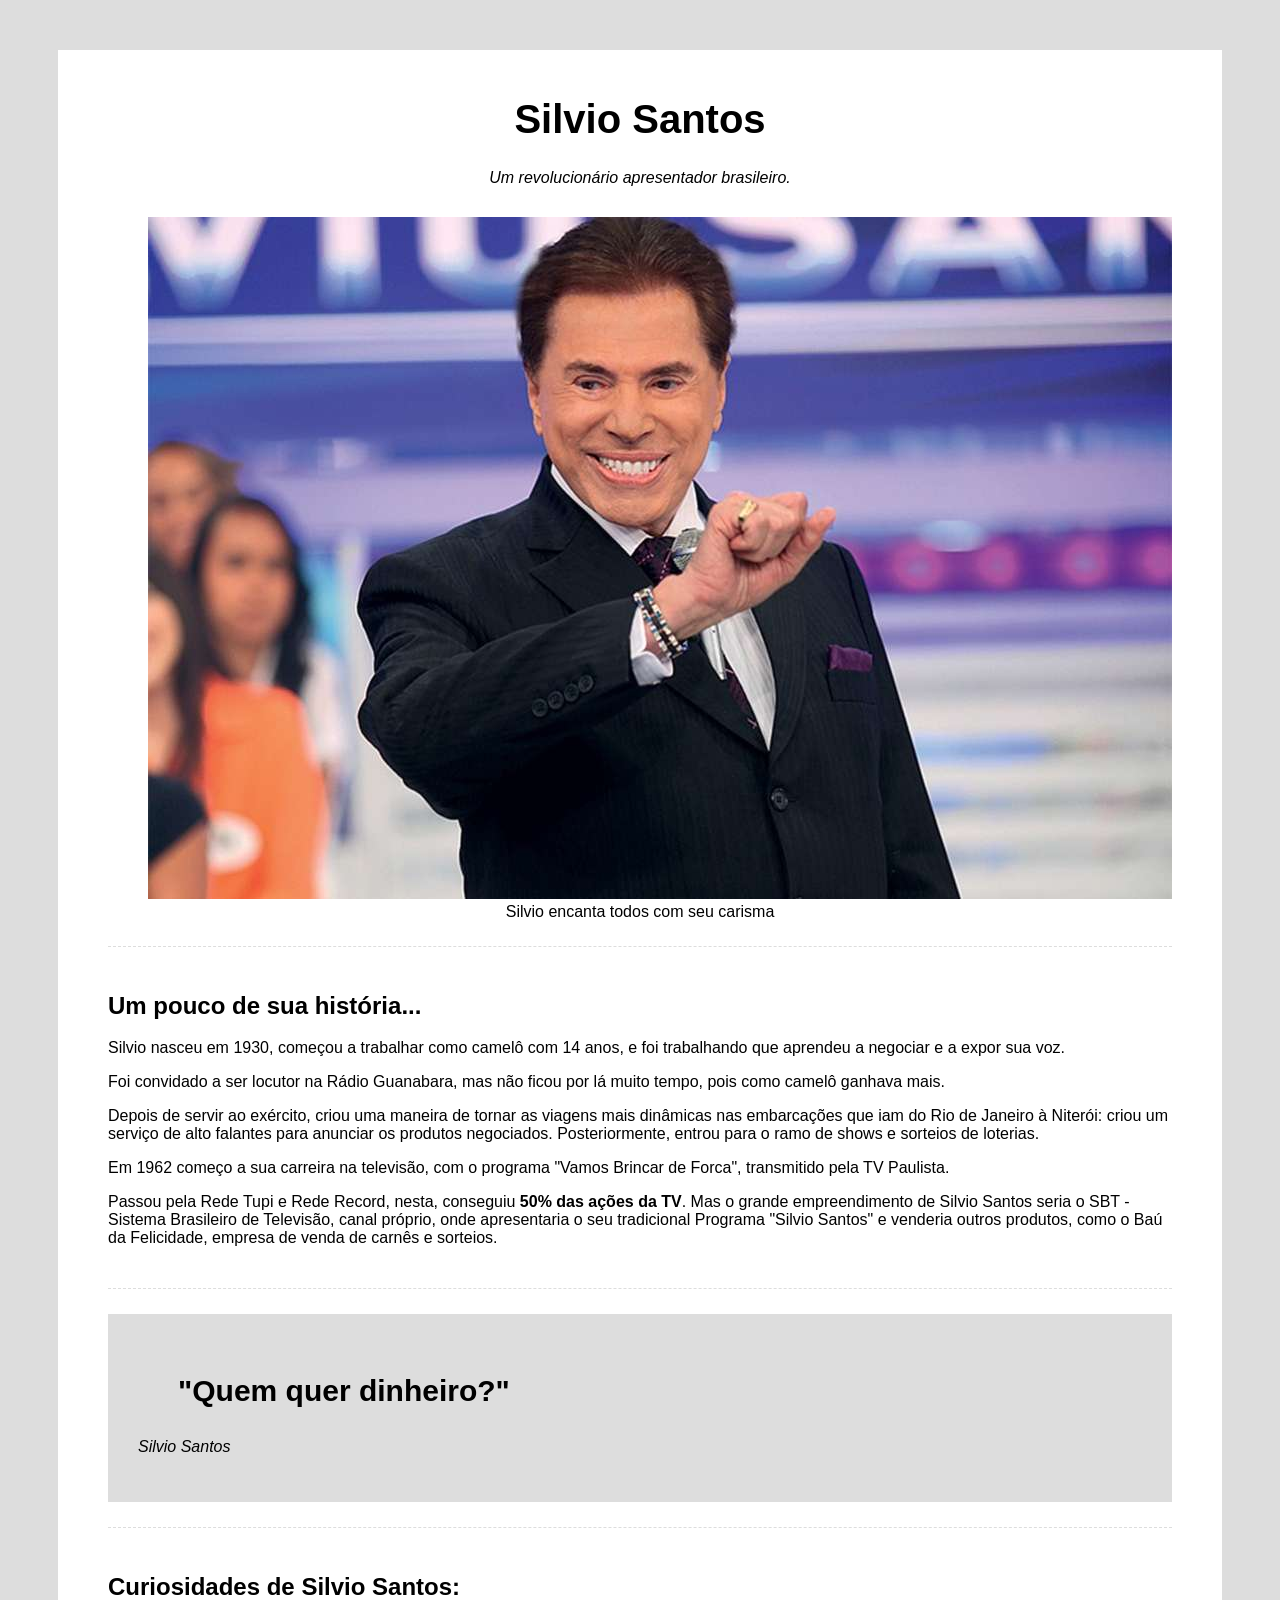
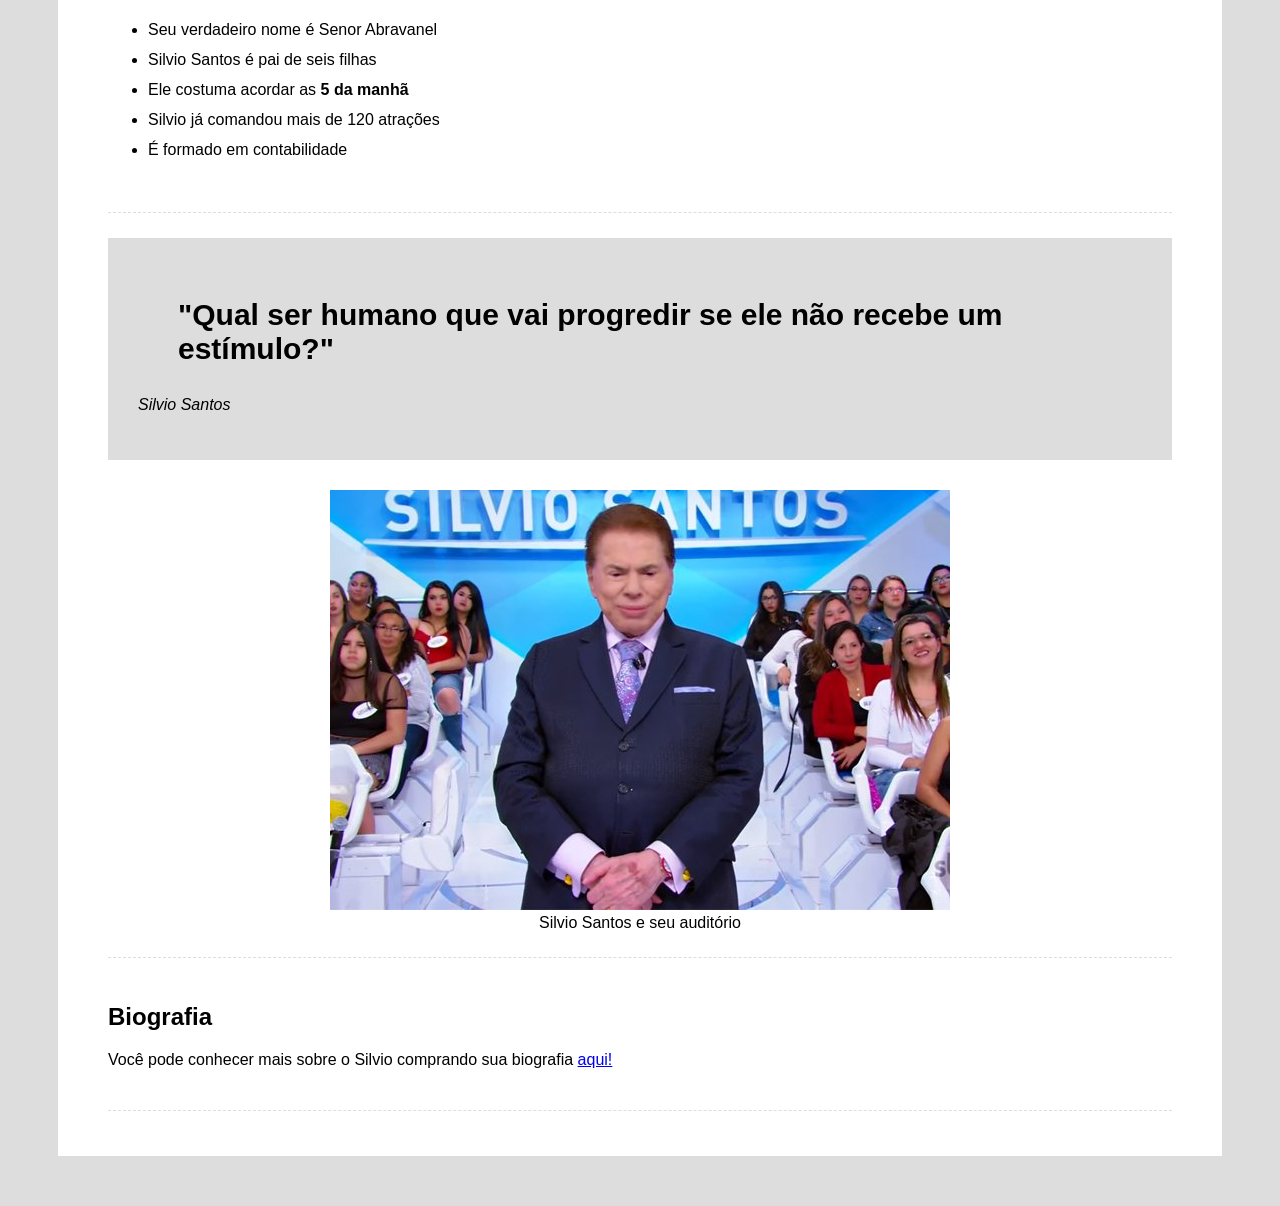
<file: 3_PROJETO_PAGINA_TRIBUTO/index.html>
<!DOCTYPE html>
<html>
	<head>
		<title>Tributo a Silvio Santos</title>
		<meta charset="utf-8">
		<link rel="stylesheet" type="text/css" href="css/styles.css" />
	</head>
	<body>
		<div class="container">
			<!-- Cabeçalho da página -->
			<div class="cabecalho">
				<h1 class="titulo-principal">Silvio Santos</h1>
				<p class="paragrafo-principal">Um revolucionário apresentador brasileiro.</p>
			</div>
			<!-- Imagem de destaque -->
			<div class="img-destaque">
				<figure>
					<img alt="silvio santos rindo" src="img/silvio.jpg">
					<figcaption>Silvio encanta todos com seu carisma</figcaption>
				</figure>
			</div>
			<!-- Biografia -->
			<div class="biografia-container">
				<h2>Um pouco de sua história...</h2>
				<p>
					Silvio nasceu em 1930, começou a trabalhar como camelô com 14 anos, e foi trabalhando que aprendeu a negociar e a expor sua voz.
				</p>
				<p>
					Foi convidado a ser locutor na Rádio Guanabara, mas não ficou por lá muito tempo, pois como camelô ganhava mais.
				</p>
				<p>
					Depois de servir ao exército, criou uma maneira de tornar as viagens mais dinâmicas nas embarcações que iam do Rio de Janeiro à Niterói: criou um serviço de alto falantes para anunciar os produtos negociados. Posteriormente, entrou para o ramo de shows e sorteios de loterias.
				</p>
				<p>
					Em 1962 começo a sua carreira na televisão, com o programa "Vamos Brincar de Forca", transmitido pela TV Paulista.
				</p>
				<p>
					Passou pela Rede Tupi e Rede Record, nesta, conseguiu <span class="destaque">50% das ações da TV</span>. Mas o grande empreendimento de Silvio Santos seria o SBT - Sistema Brasileiro de Televisão, canal próprio, onde apresentaria o seu tradicional Programa "Silvio Santos" e venderia outros produtos, como o Baú da Felicidade, empresa de venda de carnês e sorteios.
				</p>
			</div>
			<!-- Primeira citação -->
			<div class="frase-container">
				<blockquote>"Quem quer dinheiro?"</blockquote>
				<p>Silvio Santos</p>
			</div>
			<!-- Curiosidades -->
			<div class="curiosidades-container">
				<h2>Curiosidades de Silvio Santos:</h2>
				<ul>
					<li>Seu verdadeiro nome é Senor Abravanel</li>
					<li>Silvio Santos é pai de seis filhas</li>
					<li>Ele costuma acordar as <span class="destaque">5 da manhã</span></li>
					<li>Silvio já comandou mais de 120 atrações</li>
					<li>É formado em contabilidade</li>
				</ul>
			</div>
			<!-- Segunda citação -->
			<div class="frase-container">
				<blockquote>"Qual ser humano que vai progredir se ele não recebe um estímulo?"</blockquote>
				<p>Silvio Santos</p>
			</div>
			<!-- Segunda imagem de destaque -->
			<div class="img-destaque">
				<figure>
					<img alt="silvio santos no palco" src="img/silvio2.jpg">
					<figcaption>Silvio Santos e seu auditório</figcaption>
				</figure>
			</div>
			<!-- Biografia -->
			<div class="biografia-container">
				<h2>Biografia</h2>
				<p>Você pode conhecer mais sobre o Silvio comprando sua biografia 
					<a href="https://www.amazon.com.br/Silvio-Santos-Biografia-Marcia-Batista/dp/8550302473?tag=goog0ef-20&smid=A1ZZFT5FULY4LN&ascsubtag=go_726685122_54292137521_242594579893_pla-396661836187_c_">aqui!</a>
				</p>
			</div>
		</div>
	</body>
</html>
</file>
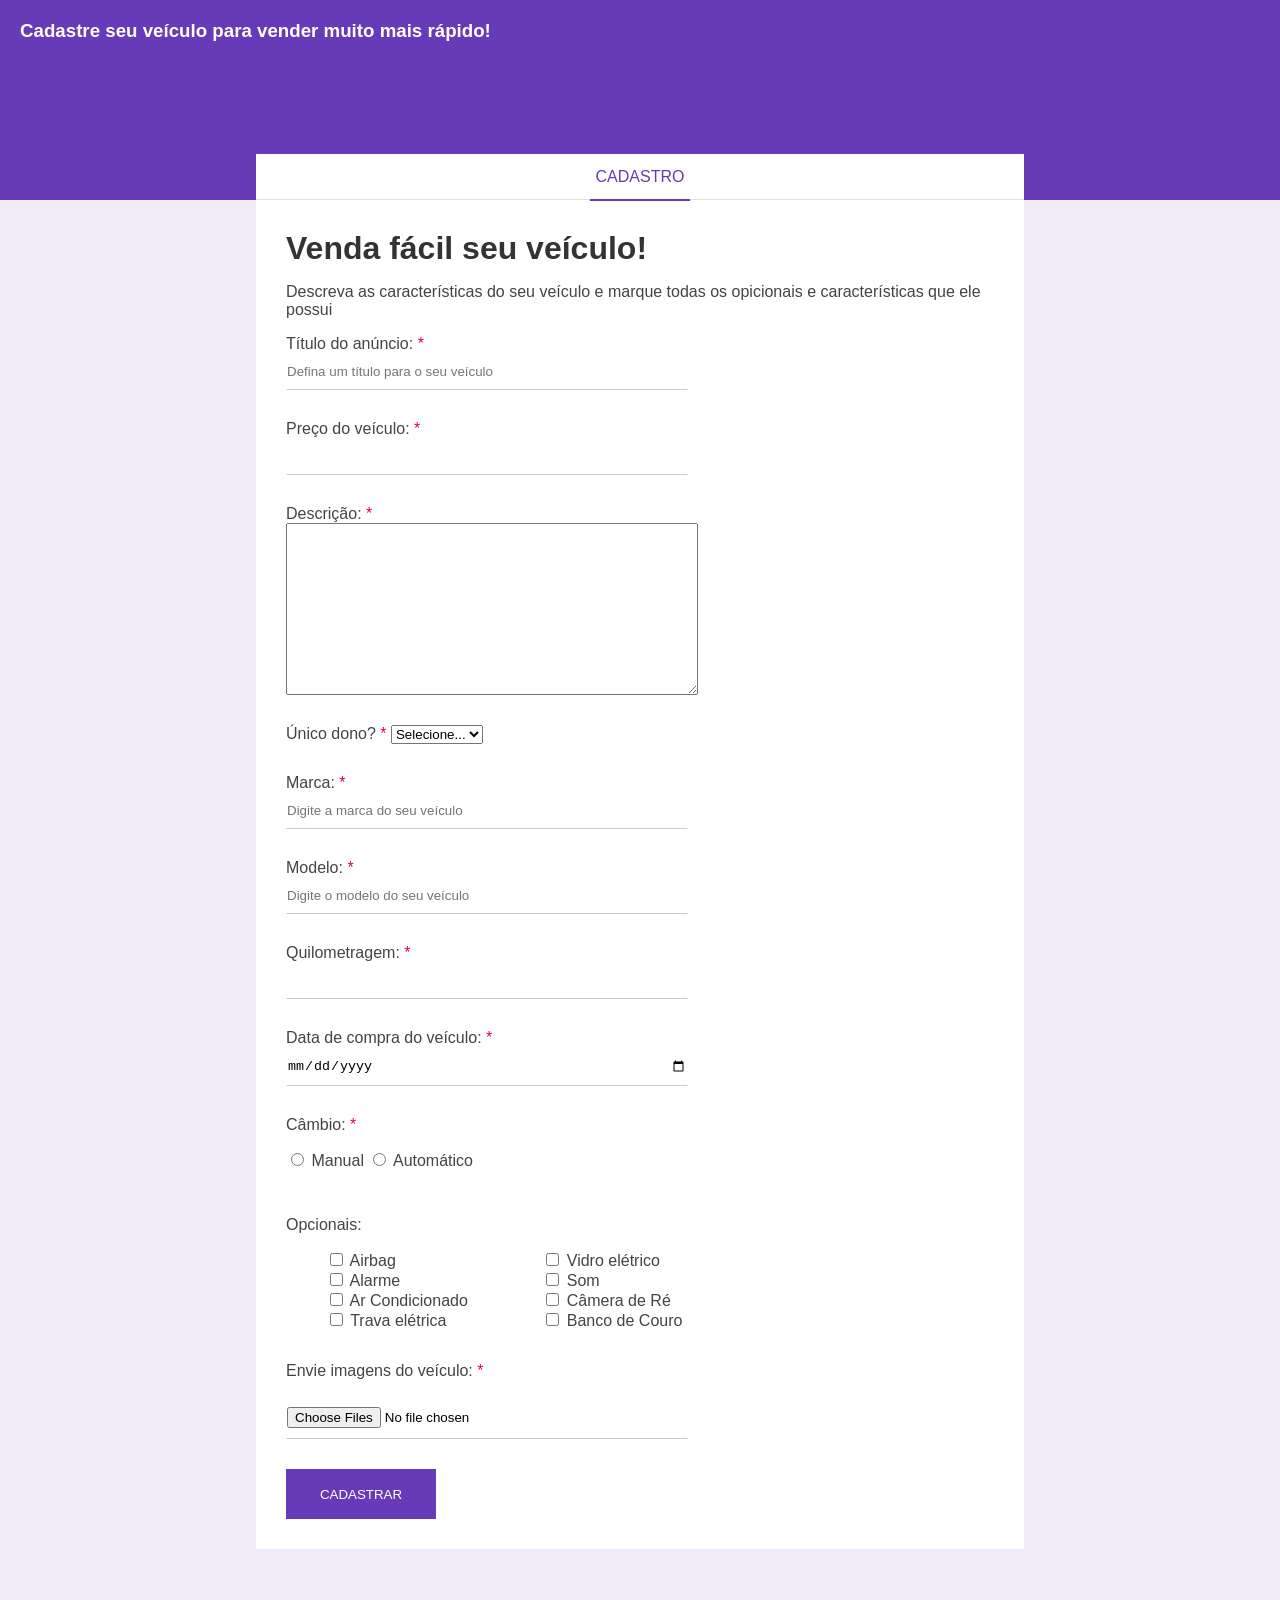
<file: 4_PROJETO_FORMULARIO/index.html>
<!DOCTYPE html>
<html>
	<head>
		<meta charset="utf-8">
		<title>Cadastro de Veículos</title>
		<link rel="stylesheet" type="text/css" href="css/styles.css" />
	</head>
	<body>
		<div class="container">
			<div class="header">
				<h3>Cadastre seu veículo para vender muito mais rápido!</h3>
			</div>
			<div class="form-container">
				<div class="form-header">
					<p>Cadastro</p>
				</div>
				<div class="form-body">
					<h1 class="form-title">Venda fácil seu veículo!</h1>
					<p>Descreva as características do seu veículo e marque todas os opicionais e características que ele possui</p>
					<form>
						<div class="box-input">
							<label for="title">
								Título do anúncio: 
								<span class="required-field">*</span>
							</label>
							<input type="text" name="title" id="title" class="block" 
								placeholder="Defina um título para o seu veículo"
								minlength="1" maxlength="30" required>
						</div>
						<div class="box-input">
							<label for="price">Preço do veículo:
								<span class="required-field">*</span>
							</label>
							<input type="number" id="price" name="price" class="block" required>
						</div>
						<div class="box-input">
							<label for="description">Descrição: 
								<span class="required-field">*</span>
							</label>
							<textarea
								id="description" 
								name="description" 
								class="block"
								cols="30"
								rows="10"
								required
								placeholder="Descreva seu veículo" 	
							>
							</textarea>
						</div>
						<div class="box-input">
							<label for="unique_owner">Único dono? 
								<span class="required-field">*</span>
							</label>
							<select id="unique_owner" name="unique_owner" required>
								<option value="">Selecione...</option>
								<option value="1">Sim</option>
								<option value="0">Não</option>
							</select>
						</div>
						<div class="box-input">
							<label for="brand">
								Marca: 
								<span class="required-field">*</span>
							</label>
							<input type="text" name="brand" id="brand" class="block" 
								placeholder="Digite a marca do seu veículo" required>
						</div>
						<div class="box-input">
							<label for="model">
								Modelo: 
								<span class="required-field">*</span>
							</label>
							<input type="text" name="model" id="model" class="block" 
								placeholder="Digite o modelo do seu veículo" required>
						</div>
						<div class="box-input">
							<label for="mileage">
								Quilometragem: 
								<span class="required-field">*</span>
							</label>
							<input type="number" name="mileage" id="mileage" class="block" 
							required>
						</div>
						<div class="box-input">
							<label for="purchase_date">
								Data de compra do veículo: 
								<span class="required-field">*</span>
							</label>
							<input 
								type="date" 
								name="purchase_date" 
								id="purchase_date" 
								class="block" 
								required
							>
						</div>
						<div class="box-input">
							<p>Câmbio: <span class="required-field">*</span></p>
							<input type="radio" id="manual" name="gear">
							<label for="manual">Manual</label>
							<input type="radio" id="auto" name="gear">
							<label for="auto">Automático</label>
						</div>
						<div class="optional_box">
							<p>Opcionais:</p>
							<ul class="optional_list">
								<li>
									<input type="checkbox" id="airbag" name="optional[]" value="airbag">
									<label for="airbag">Airbag</label>
								</li>
								<li>
									<input type="checkbox" id="alarm" name="optional[]" value="alarm">
									<label for="alarm">Alarme</label>
								</li>
								<li>
									<input type="checkbox" id="ac" name="optional[]" value="ac">
									<label for="ac">Ar Condicionado</label>
								</li>
								<li>
									<input type="checkbox" id="eletric_lock" name="optional[]" value="eletric_lock">
									<label for="eletric_lock">Trava elétrica</label>
								</li>
							</ul>
						</div>
						<div class="optional_box">
							<ul class="optional_list">
								<li>
									<input type="checkbox" id="eletric_window" name="optional[]" value="eletric_window">
									<label for="eletric_window">Vidro elétrico</label>
								</li>
								<li>
									<input type="checkbox" id="speakers" name="optional[]" value="speakers">
									<label for="speakers">Som</label>
								</li>
								<li>
									<input type="checkbox" id="reverse_camera" name="optional[]" value="reverse_camera">
									<label for="reverse_camera">Câmera de Ré</label>
								</li>
								<li>
									<input type="checkbox" id="leather_seat" name="optional[]" value="leather_seat">
									<label for="leather_seat">Banco de Couro</label>
								</li>
							</ul>
						</div>
						<div class="box-input">
							<p>Envie imagens do veículo: <span class="required-field">*</span></p>
							<input 
								type="file" 
								multiple accept="image/png, image/jpeg" 
								id="images"
								name="images"
								required
							>
						</div>
						<input type="submit" class="btn-submit" value="Cadastrar">
					</form>
				</div>
			</div>
		</div>
	</body>
</html>
</file>
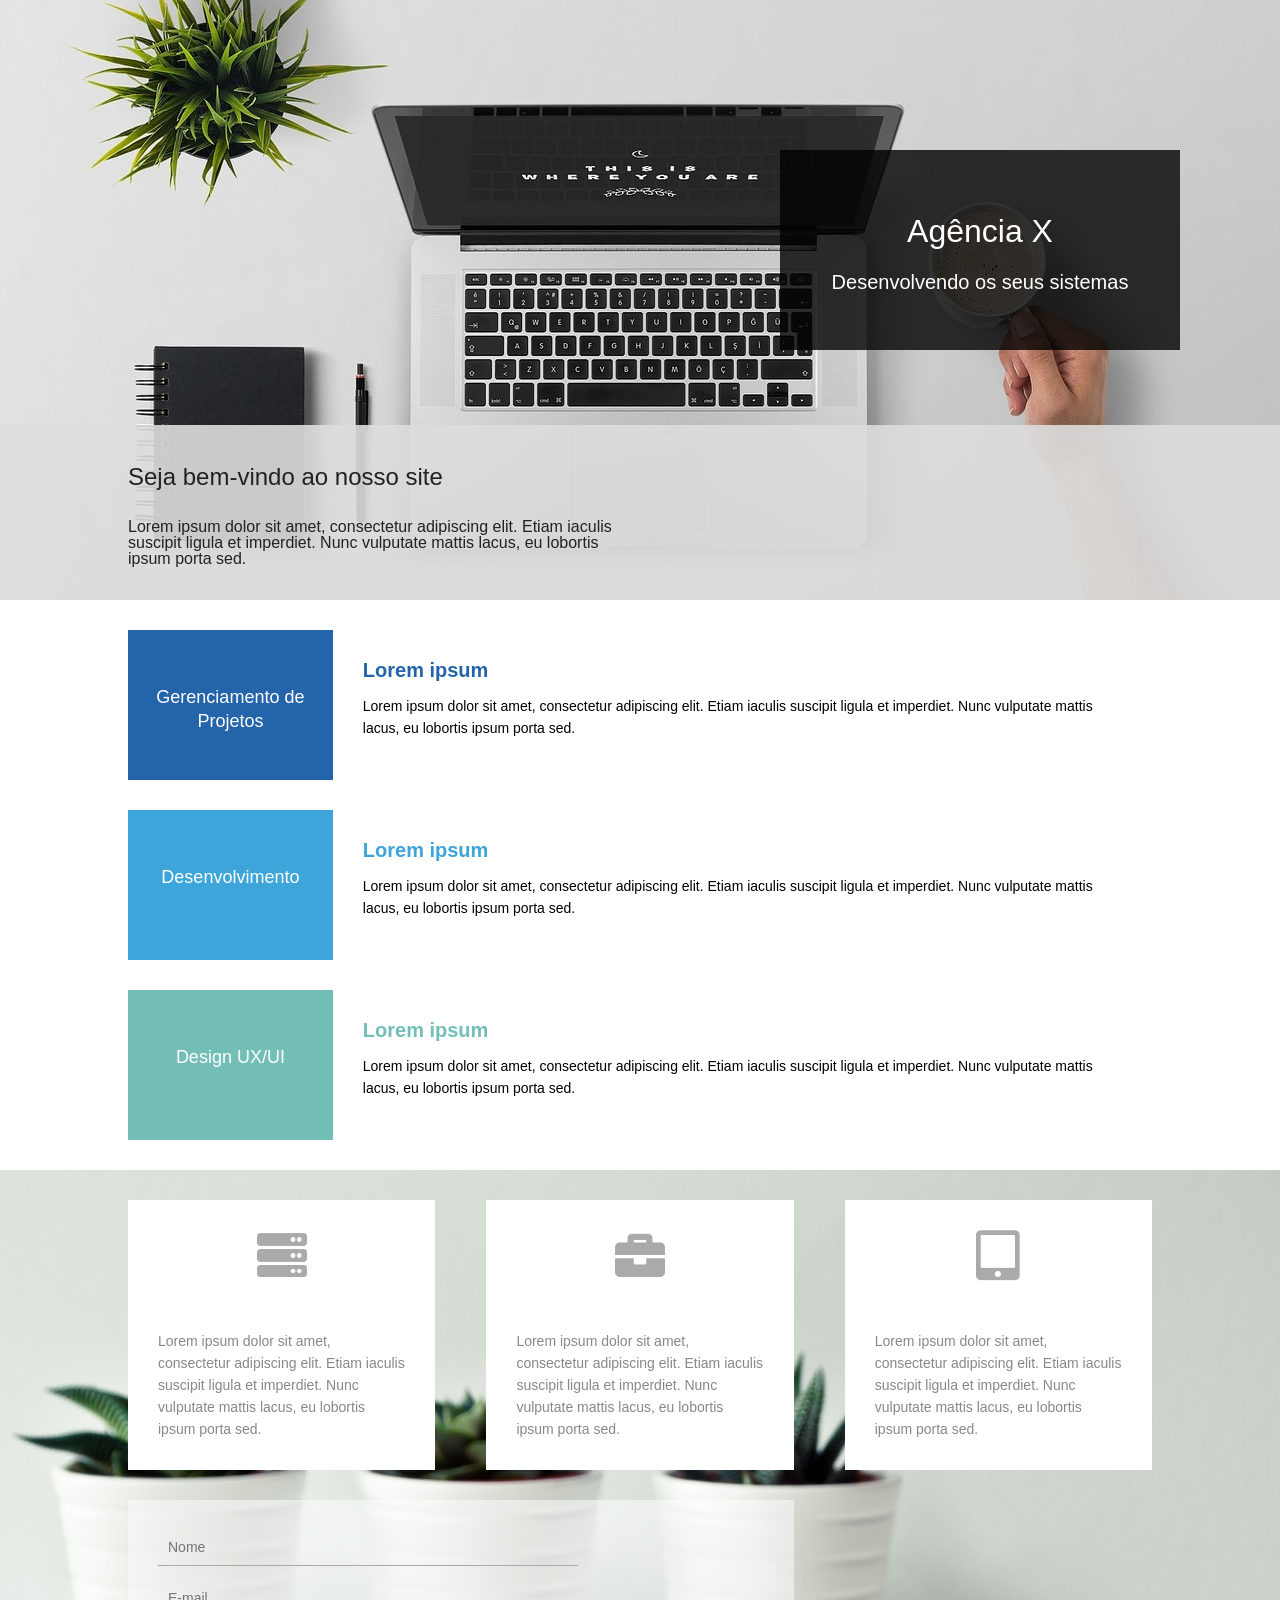
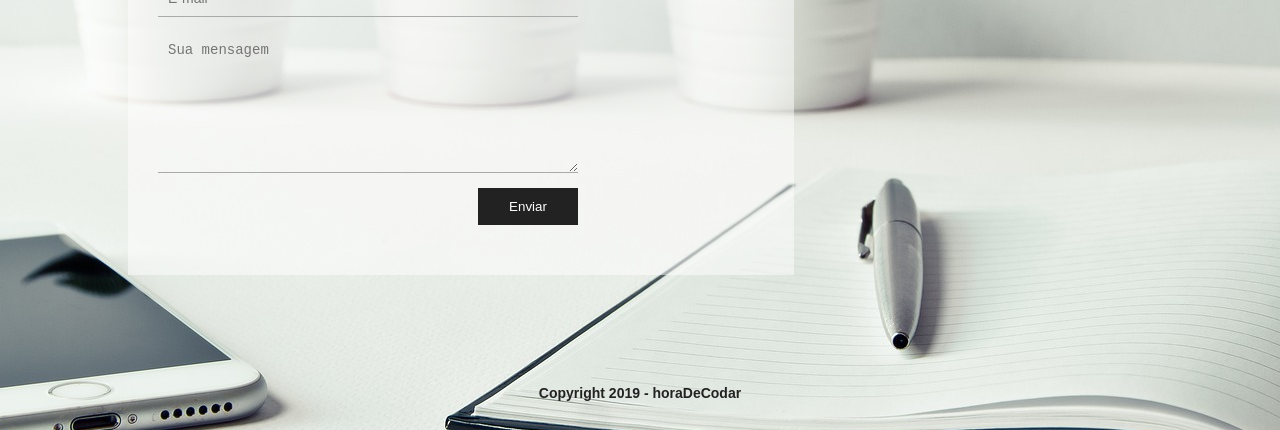
<file: 5_PROJETO_PAGINA_AGENCIA/index.html>
<!DOCTYPE html>
<html>
	<head>
		<meta charset="utf-8">
		<title>Site Institucional</title>
		<link rel="stylesheet" type="text/css" href="css/reset.css">
		<link rel="stylesheet" type="text/css" href="css/styles.css">
		<link rel="stylesheet" href="https://use.fontawesome.com/releases/v5.8.2/css/all.css" integrity="sha384-oS3vJWv+0UjzBfQzYUhtDYW+Pj2yciDJxpsK1OYPAYjqT085Qq/1cq5FLXAZQ7Ay" crossorigin="anonymous">
	</head>
	<body>
		<div class="container">
			<!-- banner -->
			<header>
				<div class="banner">
					<div class="box-container">
						<div class="box-background"></div>
						<div class="box-banner-title">
							<h1>Agência X</h1>
							<p>Desenvolvendo os seus sistemas</p>
						</div>
					</div>
					<div class="company-info-container">
						<div class="company-info-background"></div>
						<div class="company-info-titlebox">
							<h2>Seja bem-vindo ao nosso site</h2>
							<p>Lorem ipsum dolor sit amet, consectetur adipiscing elit. Etiam iaculis suscipit ligula et imperdiet. Nunc vulputate mattis lacus, eu lobortis ipsum porta sed.</p>
						</div>
					</div>
				</div>
			</header>
			<!-- seção de serviços -->
			<section>
				<div class="services-container">
					<div class="service-box">
						<div class="service-title" id="gerenciamento-box">
							<p>Gerenciamento de Projetos</p>
						</div>
						<div class="service-description">
							<h3 id="gerenciamento-title">Lorem ipsum</h3>
							<p>Lorem ipsum dolor sit amet, consectetur adipiscing elit. Etiam iaculis suscipit ligula et imperdiet. Nunc vulputate mattis lacus, eu lobortis ipsum porta sed.</p>
						</div>
					</div>
					<div class="service-box">
						<div class="service-title" id="dev-box">
							<p>Desenvolvimento</p>
						</div>
						<div class="service-description">
							<h3 id="dev-title">Lorem ipsum</h3>
							<p>Lorem ipsum dolor sit amet, consectetur adipiscing elit. Etiam iaculis suscipit ligula et imperdiet. Nunc vulputate mattis lacus, eu lobortis ipsum porta sed.</p>
						</div>
					</div>
					<div class="service-box">
						<div class="service-title" id="design-box">
							<p>Design UX/UI</p>
						</div>
						<div class="service-description">
							<h3 id="design-title">Lorem ipsum</h3>
							<p>Lorem ipsum dolor sit amet, consectetur adipiscing elit. Etiam iaculis suscipit ligula et imperdiet. Nunc vulputate mattis lacus, eu lobortis ipsum porta sed.</p>
						</div>
					</div>
				</div>
			</section>
			<!-- Seção sobre a empresa -->
			<div class="footer-container">
				<section>
					<div class="about-container">
						<div class="about-card">
							<i class="fas fa-server"></i>
							<p>Lorem ipsum dolor sit amet, consectetur adipiscing elit. Etiam iaculis suscipit ligula et imperdiet. Nunc vulputate mattis lacus, eu lobortis ipsum porta sed.</p>
						</div>
						<div class="about-card middle-card">
							<i class="fas fa-briefcase"></i>
							<p>Lorem ipsum dolor sit amet, consectetur adipiscing elit. Etiam iaculis suscipit ligula et imperdiet. Nunc vulputate mattis lacus, eu lobortis ipsum porta sed.</p>
						</div>
						<div class="about-card">
							<i class="fas fa-tablet-alt"></i>
							<p>Lorem ipsum dolor sit amet, consectetur adipiscing elit. Etiam iaculis suscipit ligula et imperdiet. Nunc vulputate mattis lacus, eu lobortis ipsum porta sed.</p>
						</div>
					</div>
				</section>
				<footer>
					<div class="form-container">
						<div class="form-background"></div>
						<form>
							<input type="text" name="name" id="name" placeholder="Nome">
							<input type="email" name="email" id="email" placeholder="E-mail">
							<textarea name="message" id="message" placeholder="Sua mensagem"></textarea>
							<input type="submit" class="submit" value="Enviar">
						</form>
					</div>
					<div class="copyright">
						<p>Copyright 2019 - horaDeCodar</p>
					</div>
				</footer>
			</div>
		</div>
	</body>
</html>
</file>
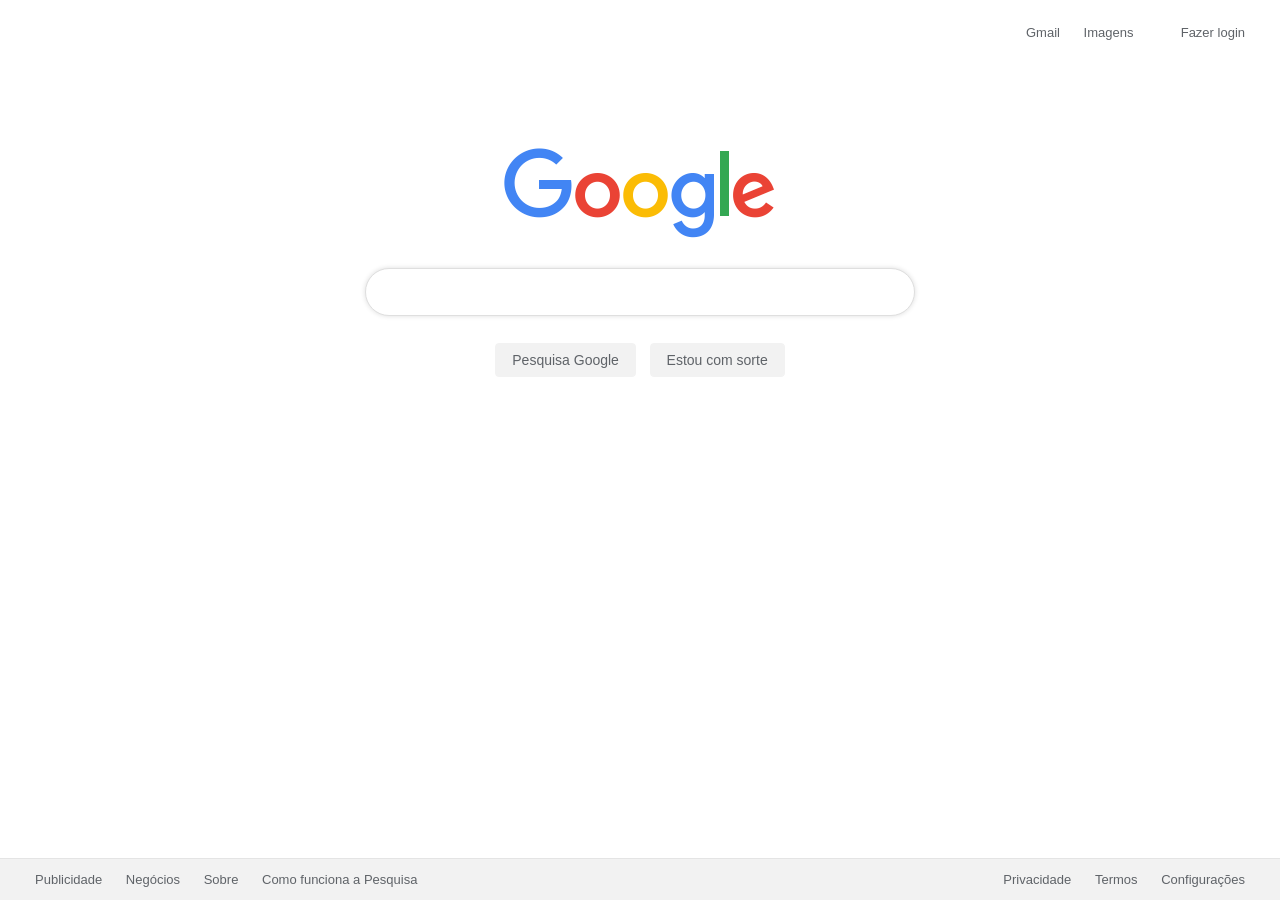
<file: 6_PROJETO_GOOGLE/index.html>
<!DOCTYPE html>
<html lang="pt-br">
<head>
  <meta charset="UTF-8">
  <title>Google</title>
  <link rel="shortcut icon" href="img/favicon.ico" />
  <!-- Font Icon -->
  <link rel="stylesheet" href="https://cdn.linearicons.com/free/1.0.0/icon-font.min.css">
  <!-- CSS -->
  <link rel="stylesheet" href="css/styles.css">
</head>
<body>
  <header>
    <nav id="navbar">
      <ul class="nav-list" id="social-bar">
        <li><a href="#">Gmail</a></li>
        <li><a href="#">Imagens</a></li>
        <li>
          <a href="#"><span class="lnr lnr-list"></span></a>
        </li>
        <li><a href="#">Fazer login</a></li>
      </ul>
    </nav>
  </header>
  <main id="body">
    <img src="img/google_logo.png" id="google-logo" alt="Google Logo">
    <form action="">
      <div id="input-box">
        <input type="text" id="search-input" name="search">
        <span class="lnr lnr-magnifier" id="search-icon"></span>
        <span class="lnr lnr-keyboard" id="keyboard-icon"></span>
        <span class="lnr lnr-mic" id="mic-icon"></span>
      </div>
      <div>
        <input type="submit" name="btn-search" value="Pesquisa Google">
        <input type="submit" name="btn-luck" value="Estou com sorte">
      </div>
    </form>
  </main>
  <footer>
    <ul id="left-bar" class="nav-list">
      <li><a href="#">Publicidade</a></li>
      <li><a href="#">Negócios</a></li>
      <li><a href="#">Sobre</a></li>
      <li><a href="#">Como funciona a Pesquisa</a></li>
    </ul>
    <ul id="right-bar" class="nav-list">
      <li><a href="#">Privacidade</a></li>
      <li><a href="#">Termos</a></li>
      <li><a href="#">Configurações</a></li>
    </ul>
  </footer> 
</body>
</html>
</file>
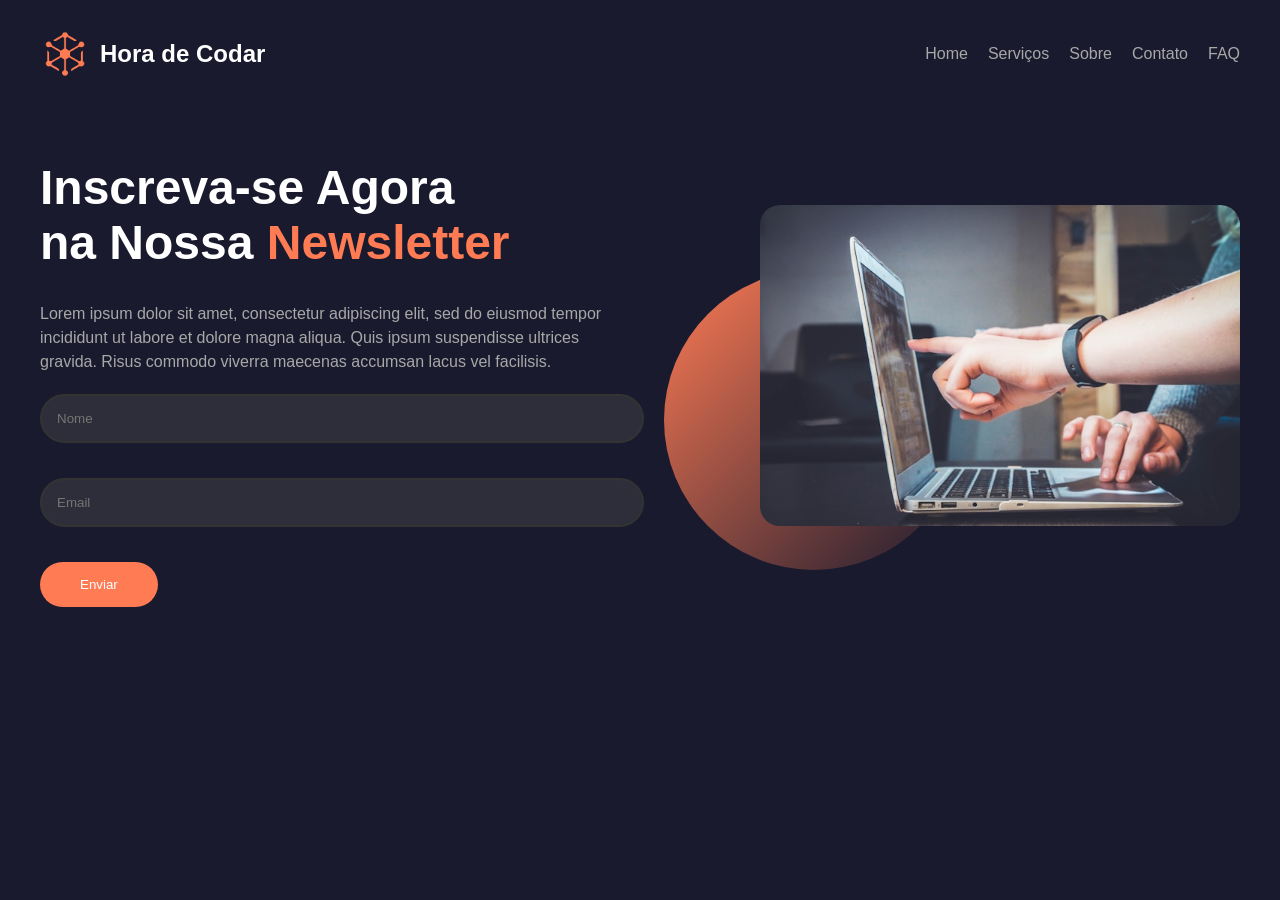
<file: 8_LANDING_PAGE_MAIN/index.html>
<!DOCTYPE html>
<html lang="pt-br">
  <head>
    <meta charset="UTF-8" />
    <meta name="viewport" content="width=device-width, initial-scale=1.0" />
    <title>Inscreva-se na Nossa Newsletter</title>
    <link rel="stylesheet" href="styles.css" />
  </head>
  <body>
    <header>
      <div class="container">
        <div class="logo">
          <img src="logo.png" alt="Logo" />
          <h2>Hora de Codar</h2>
        </div>
        <nav class="nav">
          <a href="#">Home</a>
          <a href="#">Serviços</a>
          <a href="#">Sobre</a>
          <a href="#">Contato</a>
          <a href="#">FAQ</a>
        </nav>
      </div>
    </header>
    <main class="container">
      <div class="content">
        <h1>Inscreva-se Agora<br />na Nossa <span>Newsletter</span></h1>
        <p>
          Lorem ipsum dolor sit amet, consectetur adipiscing elit, sed do
          eiusmod tempor incididunt ut labore et dolore magna aliqua. Quis ipsum
          suspendisse ultrices gravida. Risus commodo viverra maecenas accumsan
          lacus vel facilisis.
        </p>
        <form>
          <div class="form-group">
            <input type="text" placeholder="Nome" required />
          </div>
          <div class="form-group">
            <input type="email" placeholder="Email" required />
          </div>
          <div class="form-group">
            <button type="submit">Enviar</button>
          </div>
        </form>
      </div>
      <div class="image-container">
        <div class="ellipse"></div>
        <img src="banner.jpg" alt="Imagem Placeholder" />
      </div>
    </main>
  </body>
</html>
</file>
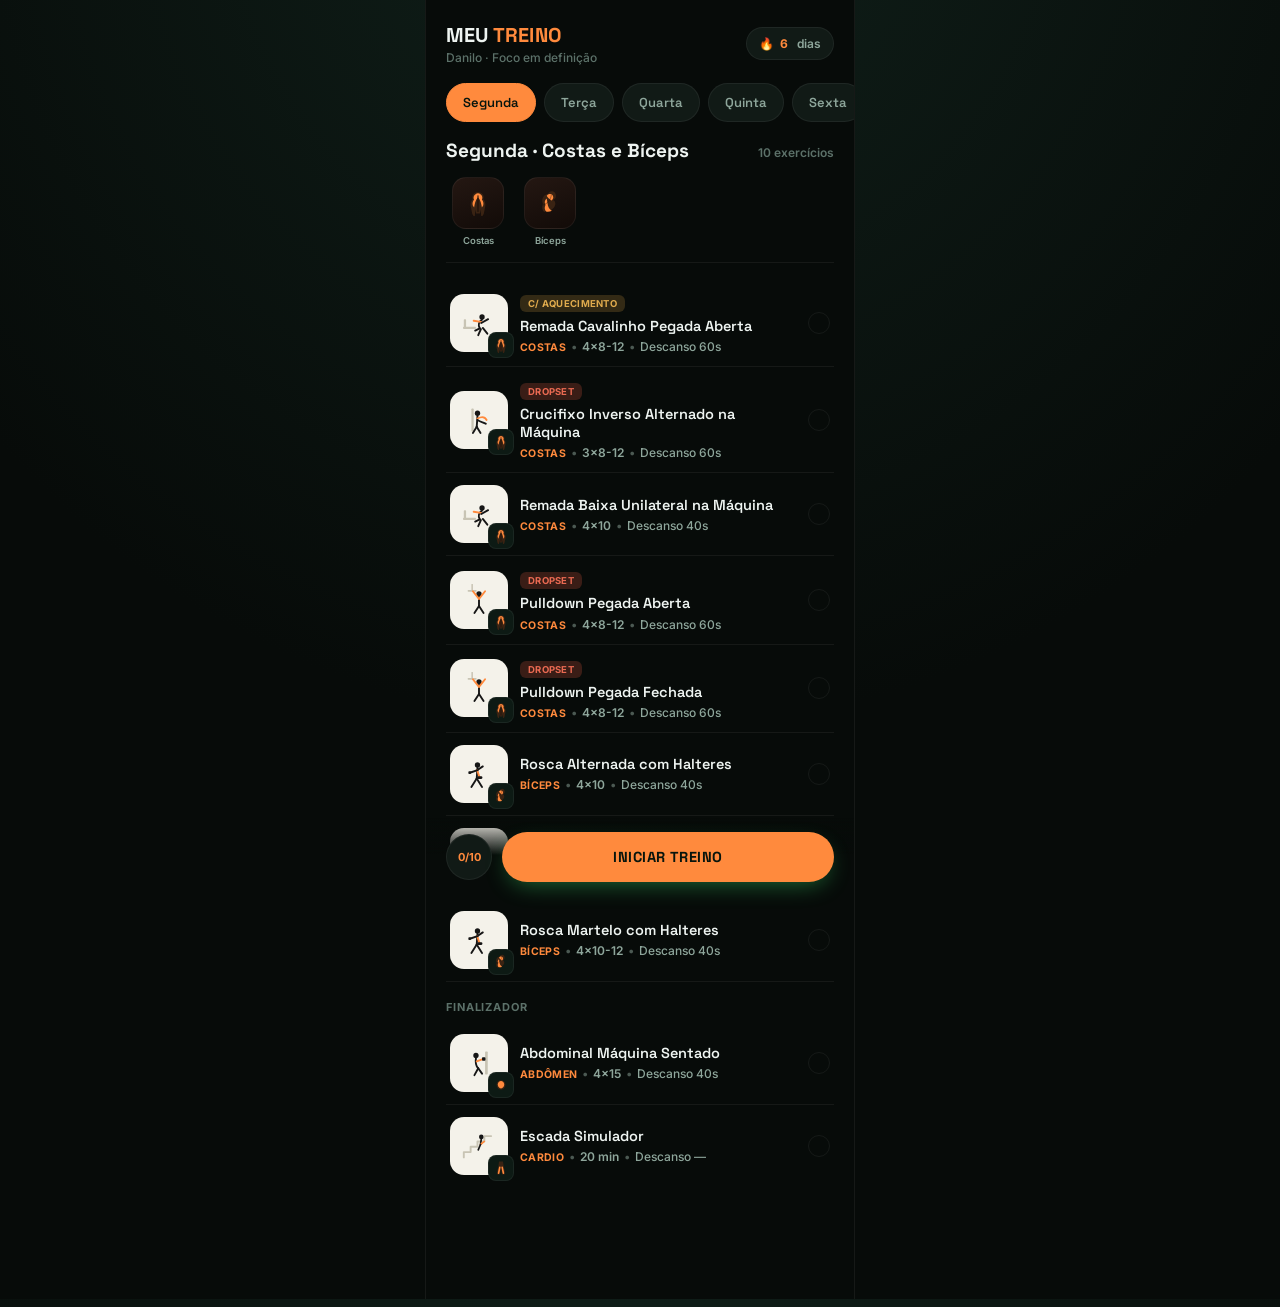
<file: app-treino/index.html>
<!DOCTYPE html>
<html lang="pt-BR">
<head>
<meta charset="UTF-8">
<meta name="viewport" content="width=device-width, initial-scale=1.0">
<title>Treino — Danilo</title>
<link rel="preconnect" href="https://fonts.googleapis.com">
<link href="https://fonts.googleapis.com/css2?family=Space+Grotesk:wght@500;600;700&family=Inter:wght@400;500;600;700&display=swap" rel="stylesheet">
<style>
  :root{
    --bg:#070b09;
    --bg-soft:#0c1310;
    --card:#111a16;
    --card-border:rgba(255,255,255,0.06);
    --ink:#eef4f1;
    --ink-dim:#8ea69b;
    --ink-faint:#5c7169;
    --accent:#ff8a3d;
    --accent-dim:#3a2313;
    --amber:#e0ab4d;
    --amber-bg:#332a15;
    --red:#ea6a52;
    --red-bg:#3a1d16;
    --icon-bg:#f4f2ea;
    --icon-ink:#161616;
  }
  *{box-sizing:border-box; -webkit-tap-highlight-color:transparent;}
  html,body{margin:0;padding:0;}
  body{
    background:radial-gradient(circle at 50% -10%, #10201a 0%, var(--bg) 55%);
    color:var(--ink);
    font-family:'Inter',sans-serif;
    display:flex; justify-content:center;
    min-height:100vh;
    padding:0;
  }
  .phone{
    width:100%; max-width:430px;
    min-height:100vh;
    background:var(--bg);
    position:relative;
    display:flex; flex-direction:column;
    border-left:1px solid var(--card-border);
    border-right:1px solid var(--card-border);
  }

  /* header */
  .app-header{
    padding:22px 20px 14px;
    display:flex; align-items:center; justify-content:space-between;
  }
  .app-title{
    font-family:'Space Grotesk',sans-serif;
    font-size:20px; font-weight:700; letter-spacing:0.2px;
  }
  .app-title span{color:var(--accent);}
  .app-sub{color:var(--ink-faint); font-size:12px; margin-top:2px; font-weight:500;}
  .streak{
    display:flex; align-items:center; gap:6px;
    background:var(--card); border:1px solid var(--card-border);
    padding:8px 12px; border-radius:100px; font-size:12px; color:var(--ink-dim); font-weight:600;
  }
  .streak b{color:var(--accent); font-weight:700;}

  /* tabs */
  .tabs{
    display:flex; gap:8px; overflow-x:auto;
    padding:4px 20px 16px;
    scrollbar-width:none;
  }
  .tabs::-webkit-scrollbar{display:none;}
  .tab{
    flex:0 0 auto;
    padding:10px 16px;
    border-radius:100px;
    background:var(--card);
    border:1px solid var(--card-border);
    color:var(--ink-dim);
    font-family:'Space Grotesk',sans-serif;
    font-weight:600; font-size:13px;
    cursor:pointer;
    display:flex; flex-direction:column; align-items:center; gap:1px;
    transition:all .15s ease;
    white-space:nowrap;
  }
  .tab .d{font-size:13px;}
  .tab .m{font-size:9.5px; font-weight:500; opacity:.75; text-transform:uppercase; letter-spacing:.04em;}
  .tab.active{
    background:var(--accent); color:#08150d; border-color:var(--accent);
  }
  .tab.active .m{color:#241206;}

  /* day header */
  .day-panel{display:none; padding:0 20px 120px; animation:fade .25s ease;}
  .day-panel.active{display:block;}
  @keyframes fade{from{opacity:0; transform:translateY(4px);} to{opacity:1; transform:none;}}

  .day-head{
    display:flex; align-items:baseline; justify-content:space-between;
    margin-bottom:14px;
  }
  .day-head h2{
    font-family:'Space Grotesk',sans-serif;
    font-size:19px; margin:0; font-weight:700;
  }
  .day-count{color:var(--ink-faint); font-size:12px; font-weight:600;}

  .muscle-row{
    display:flex; gap:8px; overflow-x:auto; padding-bottom:16px; margin-bottom:16px;
    border-bottom:1px solid var(--card-border);
    scrollbar-width:none;
  }
  .muscle-row::-webkit-scrollbar{display:none;}
  .muscle-chip{
    flex:0 0 auto;
    display:flex; flex-direction:column; align-items:center; gap:6px;
    width:64px;
  }
  .muscle-chip .badge{
    width:52px; height:52px; border-radius:14px;
    background:var(--card-border);
    display:flex; align-items:center; justify-content:center;
    background:linear-gradient(160deg,#241712,#120b08);
    border:1px solid var(--card-border);
  }
  .muscle-chip span{font-size:9.5px; color:var(--ink-dim); font-weight:600; text-align:center;}

  /* exercise list */
  .ex-section-label{
    font-size:11px; letter-spacing:.08em; color:var(--ink-faint);
    text-transform:uppercase; font-weight:700; margin:18px 0 8px;
  }
  .ex-card{
    display:flex; gap:12px; align-items:center;
    padding:12px 4px;
    border-bottom:1px solid var(--card-border);
    cursor:pointer;
  }
  .ex-card:last-child{border-bottom:none;}
  .ex-thumb{
    width:58px; height:58px; border-radius:14px;
    background:var(--icon-bg);
    position:relative; flex:0 0 auto;
    display:flex; align-items:center; justify-content:center;
    overflow:visible;
  }
  .ex-thumb svg.pict{width:38px; height:38px;}
  .muscle-tag{
    position:absolute; bottom:-6px; right:-6px;
    width:26px; height:26px; border-radius:8px;
    background:#0d1a14; border:1px solid var(--card-border);
    display:flex; align-items:center; justify-content:center;
  }
  .muscle-tag svg{width:16px; height:16px;}

  .ex-info{flex:1; min-width:0;}
  .ex-tag{
    display:inline-block; font-size:9.5px; font-weight:700;
    padding:3px 8px; border-radius:6px; letter-spacing:.03em;
    margin-bottom:5px; text-transform:uppercase;
  }
  .ex-tag.warm{background:var(--amber-bg); color:var(--amber);}
  .ex-tag.drop{background:var(--red-bg); color:var(--red);}
  .ex-name{
    font-family:'Space Grotesk',sans-serif;
    font-size:14.5px; font-weight:600; line-height:1.25;
    margin-bottom:4px;
  }
  .ex-meta{font-size:12px; color:var(--ink-dim); font-weight:500;}
  .ex-type{color:var(--accent); font-weight:700; text-transform:uppercase; font-size:10.5px; letter-spacing:.03em;}
  .ex-meta b{color:var(--ink-dim); font-weight:600;}
  .ex-meta .dot{margin:0 5px; opacity:.5;}
  .ex-check{
    width:22px; height:22px; border-radius:50%;
    border:1.5px solid var(--card-border);
    flex:0 0 auto;
    display:flex; align-items:center; justify-content:center;
    transition:all .15s ease;
  }
  .ex-check svg{width:12px;height:12px; opacity:0; transition:opacity .15s ease;}
  .ex-card.done .ex-check{background:var(--accent); border-color:var(--accent);}
  .ex-card.done .ex-check svg{opacity:1;}
  .ex-card.done .ex-name{color:var(--ink-dim); text-decoration:line-through; text-decoration-color:var(--ink-faint);}

  .finisher-card{
    display:flex; gap:12px; align-items:center; padding:12px 4px;
  }

  /* footer button */
  .footer-bar{
    position:sticky; bottom:0; left:0; right:0;
    padding:14px 20px calc(18px + env(safe-area-inset-bottom));
    background:linear-gradient(0deg, var(--bg) 55%, rgba(7,11,9,0));
    display:flex; gap:10px; align-items:center;
    margin-top:-90px;
  }
  .progress-pill{
    flex:0 0 auto; width:46px; height:46px; border-radius:50%;
    background:var(--card); border:1px solid var(--card-border);
    display:flex; align-items:center; justify-content:center;
    font-size:11px; font-weight:700; color:var(--accent);
  }
  .start-btn{
    flex:1;
    background:var(--accent);
    color:#08150d;
    border:none; border-radius:100px;
    padding:16px; font-family:'Space Grotesk',sans-serif;
    font-weight:700; font-size:14.5px; letter-spacing:.03em;
    text-transform:uppercase;
    cursor:pointer;
    box-shadow:0 8px 24px -8px rgba(67,255,122,0.45);
    transition:transform .12s ease;
  }
  .start-btn:active{transform:scale(0.97);}

  ::selection{background:var(--accent); color:#08150d;}
</style>
</head>
<body>

<!-- ============ ICON LIBRARY ============ -->
<svg width="0" height="0" style="position:absolute">
<defs>

<symbol id="p-row-machine" viewBox="0 0 100 100">
  <rect x="8" y="60" width="34" height="6" rx="2" fill="#c8c4b4"/>
  <rect x="10" y="40" width="6" height="26" rx="2" fill="#c8c4b4"/>
  <circle cx="58" cy="34" r="7" fill="#161616"/>
  <path d="M58 41 C50 46 47 55 52 64" stroke="#161616" stroke-width="5" fill="none" stroke-linecap="round"/>
  <path d="M52 64 L40 70" stroke="#161616" stroke-width="5" fill="none" stroke-linecap="round"/>
  <path d="M55 47 L36 44" stroke="#ff8a3d" stroke-width="5" fill="none" stroke-linecap="round"/>
  <path d="M56 50 L74 40" stroke="#161616" stroke-width="5" fill="none" stroke-linecap="round"/>
  <path d="M60 63 L72 78" stroke="#161616" stroke-width="5" fill="none" stroke-linecap="round"/>
  <path d="M55 66 L48 82" stroke="#161616" stroke-width="5" fill="none" stroke-linecap="round"/>
</symbol>

<symbol id="p-pulldown" viewBox="0 0 100 100">
  <rect x="30" y="8" width="4" height="18" fill="#c8c4b4"/>
  <rect x="20" y="24" width="24" height="4" rx="2" fill="#c8c4b4"/>
  <circle cx="50" cy="34" r="7" fill="#161616"/>
  <path d="M50 41 L50 66" stroke="#161616" stroke-width="5" fill="none" stroke-linecap="round"/>
  <path d="M50 47 L34 27" stroke="#ff8a3d" stroke-width="5" fill="none" stroke-linecap="round"/>
  <path d="M50 47 L66 27" stroke="#ff8a3d" stroke-width="5" fill="none" stroke-linecap="round"/>
  <path d="M50 66 L38 84" stroke="#161616" stroke-width="5" fill="none" stroke-linecap="round"/>
  <path d="M50 66 L62 84" stroke="#161616" stroke-width="5" fill="none" stroke-linecap="round"/>
  <rect x="40" y="70" width="20" height="10" rx="3" fill="#161616" opacity="0"/>
</symbol>

<symbol id="p-curl-db" viewBox="0 0 100 100">
  <circle cx="46" cy="26" r="7" fill="#161616"/>
  <path d="M46 33 L44 62" stroke="#161616" stroke-width="5" fill="none" stroke-linecap="round"/>
  <path d="M44 62 L30 84" stroke="#161616" stroke-width="5" fill="none" stroke-linecap="round"/>
  <path d="M44 62 L58 84" stroke="#161616" stroke-width="5" fill="none" stroke-linecap="round"/>
  <path d="M45 40 L60 30" stroke="#161616" stroke-width="5" fill="none" stroke-linecap="round"/>
  <path d="M45 40 L52 60" stroke="#ff8a3d" stroke-width="5" fill="none" stroke-linecap="round"/>
  <rect x="45" y="56" width="14" height="7" rx="3" fill="#161616"/>
  <path d="M46 40 L28 46" stroke="#161616" stroke-width="5" fill="none" stroke-linecap="round"/>
  <rect x="22" y="43" width="7" height="7" rx="2" fill="#161616"/>
</symbol>

<symbol id="p-cable-curl" viewBox="0 0 100 100">
  <rect x="30" y="8" width="4" height="16" fill="#c8c4b4"/>
  <circle cx="52" cy="30" r="7" fill="#161616"/>
  <path d="M52 37 L50 64" stroke="#161616" stroke-width="5" fill="none" stroke-linecap="round"/>
  <path d="M50 64 L38 84" stroke="#161616" stroke-width="5" fill="none" stroke-linecap="round"/>
  <path d="M50 64 L62 84" stroke="#161616" stroke-width="5" fill="none" stroke-linecap="round"/>
  <path d="M51 44 L34 24" stroke="#ff8a3d" stroke-width="5" fill="none" stroke-linecap="round"/>
  <path d="M51 44 L68 50" stroke="#161616" stroke-width="5" fill="none" stroke-linecap="round"/>
  <rect x="30" y="42" width="8" height="7" rx="2" fill="#161616"/>
</symbol>

<symbol id="p-chest-press-db" viewBox="0 0 100 100">
  <rect x="14" y="66" width="72" height="10" rx="4" fill="#c8c4b4"/>
  <circle cx="42" cy="42" r="7" fill="#161616"/>
  <path d="M42 49 L40 66" stroke="#161616" stroke-width="5" fill="none" stroke-linecap="round"/>
  <path d="M40 66 L30 66" stroke="#161616" stroke-width="5" fill="none" stroke-linecap="round"/>
  <path d="M40 66 L52 66" stroke="#161616" stroke-width="5" fill="none" stroke-linecap="round"/>
  <path d="M42 54 L64 44" stroke="#ff8a3d" stroke-width="5" fill="none" stroke-linecap="round"/>
  <rect x="60" y="38" width="8" height="8" rx="2" fill="#161616"/>
  <path d="M42 54 L64 62" stroke="#161616" stroke-width="5" fill="none" stroke-linecap="round"/>
  <rect x="60" y="58" width="8" height="8" rx="2" fill="#161616"/>
</symbol>

<symbol id="p-chest-fly-db" viewBox="0 0 100 100">
  <rect x="14" y="66" width="72" height="10" rx="4" fill="#c8c4b4"/>
  <circle cx="50" cy="42" r="7" fill="#161616"/>
  <path d="M50 49 L48 66" stroke="#161616" stroke-width="5" fill="none" stroke-linecap="round"/>
  <path d="M48 66 L38 66" stroke="#161616" stroke-width="5" fill="none" stroke-linecap="round"/>
  <path d="M48 66 L58 66" stroke="#161616" stroke-width="5" fill="none" stroke-linecap="round"/>
  <path d="M50 54 C40 50 30 48 22 52" stroke="#ff8a3d" stroke-width="5" fill="none" stroke-linecap="round"/>
  <rect x="14" y="48" width="8" height="8" rx="2" fill="#161616"/>
  <path d="M50 54 C60 50 70 48 78 52" stroke="#161616" stroke-width="5" fill="none" stroke-linecap="round"/>
  <rect x="78" y="48" width="8" height="8" rx="2" fill="#161616"/>
</symbol>

<symbol id="p-chest-fly-machine" viewBox="0 0 100 100">
  <rect x="30" y="20" width="6" height="60" rx="2" fill="#c8c4b4"/>
  <circle cx="46" cy="32" r="7" fill="#161616"/>
  <path d="M46 39 L44 68" stroke="#161616" stroke-width="5" fill="none" stroke-linecap="round"/>
  <path d="M44 68 L34 84" stroke="#161616" stroke-width="5" fill="none" stroke-linecap="round"/>
  <path d="M44 68 L54 84" stroke="#161616" stroke-width="5" fill="none" stroke-linecap="round"/>
  <path d="M46 46 C58 40 66 42 70 50" stroke="#ff8a3d" stroke-width="5" fill="none" stroke-linecap="round"/>
  <path d="M46 50 C56 56 62 56 68 60" stroke="#161616" stroke-width="5" fill="none" stroke-linecap="round"/>
</symbol>

<symbol id="p-chest-press-machine" viewBox="0 0 100 100">
  <rect x="26" y="18" width="6" height="62" rx="2" fill="#c8c4b4"/>
  <circle cx="46" cy="32" r="7" fill="#161616"/>
  <path d="M46 39 L44 68" stroke="#161616" stroke-width="5" fill="none" stroke-linecap="round"/>
  <path d="M44 68 L34 84" stroke="#161616" stroke-width="5" fill="none" stroke-linecap="round"/>
  <path d="M44 68 L54 84" stroke="#161616" stroke-width="5" fill="none" stroke-linecap="round"/>
  <path d="M46 46 L72 44" stroke="#ff8a3d" stroke-width="5" fill="none" stroke-linecap="round"/>
  <path d="M46 50 L72 58" stroke="#161616" stroke-width="5" fill="none" stroke-linecap="round"/>
  <rect x="70" y="40" width="7" height="22" rx="2" fill="#161616"/>
</symbol>

<symbol id="p-crossover" viewBox="0 0 100 100">
  <rect x="6" y="14" width="5" height="70" fill="#c8c4b4"/>
  <rect x="89" y="14" width="5" height="70" fill="#c8c4b4"/>
  <circle cx="50" cy="34" r="7" fill="#161616"/>
  <path d="M50 41 L48 66" stroke="#161616" stroke-width="5" fill="none" stroke-linecap="round"/>
  <path d="M48 66 L38 84" stroke="#161616" stroke-width="5" fill="none" stroke-linecap="round"/>
  <path d="M48 66 L58 84" stroke="#161616" stroke-width="5" fill="none" stroke-linecap="round"/>
  <path d="M50 48 C34 40 20 34 12 26" stroke="#ff8a3d" stroke-width="5" fill="none" stroke-linecap="round"/>
  <path d="M50 48 C66 40 80 34 88 26" stroke="#161616" stroke-width="5" fill="none" stroke-linecap="round"/>
</symbol>

<symbol id="p-shoulder-press" viewBox="0 0 100 100">
  <circle cx="50" cy="30" r="7" fill="#161616"/>
  <path d="M50 37 L48 68" stroke="#161616" stroke-width="5" fill="none" stroke-linecap="round"/>
  <path d="M48 68 L38 84" stroke="#161616" stroke-width="5" fill="none" stroke-linecap="round"/>
  <path d="M48 68 L58 84" stroke="#161616" stroke-width="5" fill="none" stroke-linecap="round"/>
  <path d="M49 44 C42 36 38 24 40 14" stroke="#ff8a3d" stroke-width="5" fill="none" stroke-linecap="round"/>
  <rect x="34" y="7" width="9" height="9" rx="2" fill="#161616"/>
  <path d="M49 44 C56 36 60 24 58 14" stroke="#161616" stroke-width="5" fill="none" stroke-linecap="round"/>
  <rect x="55" y="7" width="9" height="9" rx="2" fill="#161616"/>
</symbol>

<symbol id="p-lateral-raise" viewBox="0 0 100 100">
  <circle cx="50" cy="30" r="7" fill="#161616"/>
  <path d="M50 37 L48 68" stroke="#161616" stroke-width="5" fill="none" stroke-linecap="round"/>
  <path d="M48 68 L38 84" stroke="#161616" stroke-width="5" fill="none" stroke-linecap="round"/>
  <path d="M48 68 L58 84" stroke="#161616" stroke-width="5" fill="none" stroke-linecap="round"/>
  <path d="M49 46 L20 40" stroke="#ff8a3d" stroke-width="5" fill="none" stroke-linecap="round"/>
  <rect x="12" y="35" width="9" height="9" rx="2" fill="#161616"/>
  <path d="M49 46 L78 40" stroke="#161616" stroke-width="5" fill="none" stroke-linecap="round"/>
  <rect x="79" y="35" width="9" height="9" rx="2" fill="#161616"/>
</symbol>

<symbol id="p-front-raise" viewBox="0 0 100 100">
  <circle cx="50" cy="30" r="7" fill="#161616"/>
  <path d="M50 37 L48 68" stroke="#161616" stroke-width="5" fill="none" stroke-linecap="round"/>
  <path d="M48 68 L38 84" stroke="#161616" stroke-width="5" fill="none" stroke-linecap="round"/>
  <path d="M48 68 L58 84" stroke="#161616" stroke-width="5" fill="none" stroke-linecap="round"/>
  <path d="M49 46 C42 40 34 30 34 20" stroke="#ff8a3d" stroke-width="5" fill="none" stroke-linecap="round"/>
  <rect x="28" y="13" width="9" height="9" rx="2" fill="#161616"/>
  <path d="M49 46 L60 62" stroke="#161616" stroke-width="5" fill="none" stroke-linecap="round"/>
  <rect x="59" y="60" width="8" height="8" rx="2" fill="#161616"/>
</symbol>

<symbol id="p-triceps-cable" viewBox="0 0 100 100">
  <rect x="46" y="6" width="5" height="20" fill="#c8c4b4"/>
  <circle cx="52" cy="34" r="7" fill="#161616"/>
  <path d="M52 41 L50 66" stroke="#161616" stroke-width="5" fill="none" stroke-linecap="round"/>
  <path d="M50 66 L40 84" stroke="#161616" stroke-width="5" fill="none" stroke-linecap="round"/>
  <path d="M50 66 L60 84" stroke="#161616" stroke-width="5" fill="none" stroke-linecap="round"/>
  <path d="M52 44 L44 30" stroke="#161616" stroke-width="5" fill="none" stroke-linecap="round"/>
  <path d="M44 30 L44 58" stroke="#ff8a3d" stroke-width="5" fill="none" stroke-linecap="round"/>
</symbol>

<symbol id="p-triceps-db" viewBox="0 0 100 100">
  <circle cx="46" cy="24" r="7" fill="#161616"/>
  <path d="M46 31 L44 62" stroke="#161616" stroke-width="5" fill="none" stroke-linecap="round"/>
  <path d="M44 62 L32 84" stroke="#161616" stroke-width="5" fill="none" stroke-linecap="round"/>
  <path d="M44 62 L56 84" stroke="#161616" stroke-width="5" fill="none" stroke-linecap="round"/>
  <path d="M46 38 C58 34 64 24 62 12" stroke="#161616" stroke-width="5" fill="none" stroke-linecap="round"/>
  <path d="M62 12 L62 34" stroke="#ff8a3d" stroke-width="5" fill="none" stroke-linecap="round"/>
  <rect x="57" y="30" width="10" height="7" rx="3" fill="#161616"/>
</symbol>

<symbol id="p-row-db" viewBox="0 0 100 100">
  <path d="M20 82 L74 44" stroke="#161616" stroke-width="5" fill="none" stroke-linecap="round" opacity=".25"/>
  <circle cx="66" cy="38" r="7" fill="#161616"/>
  <path d="M62 44 C50 52 42 60 34 78" stroke="#161616" stroke-width="5" fill="none" stroke-linecap="round"/>
  <path d="M62 44 L46 56" stroke="#161616" stroke-width="5" fill="none" stroke-linecap="round"/>
  <path d="M46 56 L28 50" stroke="#ff8a3d" stroke-width="5" fill="none" stroke-linecap="round"/>
  <rect x="20" y="46" width="9" height="8" rx="2" fill="#161616"/>
  <path d="M58 48 L70 66" stroke="#161616" stroke-width="5" fill="none" stroke-linecap="round"/>
</symbol>

<symbol id="p-leg-press" viewBox="0 0 100 100">
  <rect x="60" y="16" width="8" height="60" rx="2" fill="#c8c4b4"/>
  <circle cx="34" cy="66" r="7" fill="#161616"/>
  <path d="M34 73 L38 84" stroke="#161616" stroke-width="5" fill="none" stroke-linecap="round"/>
  <path d="M34 73 C40 66 46 60 50 50" stroke="#161616" stroke-width="5" fill="none" stroke-linecap="round"/>
  <path d="M50 50 L54 32" stroke="#ff8a3d" stroke-width="5" fill="none" stroke-linecap="round"/>
  <path d="M50 50 L58 66" stroke="#161616" stroke-width="5" fill="none" stroke-linecap="round"/>
  <path d="M58 66 L54 32" stroke="#161616" stroke-width="5" fill="none" stroke-linecap="round" opacity="0"/>
  <rect x="52" y="26" width="10" height="10" rx="2" fill="#161616"/>
</symbol>

<symbol id="p-leg-ext" viewBox="0 0 100 100">
  <rect x="18" y="30" width="30" height="8" rx="3" fill="#c8c4b4"/>
  <circle cx="48" cy="24" r="7" fill="#161616"/>
  <path d="M48 31 L46 56" stroke="#161616" stroke-width="5" fill="none" stroke-linecap="round"/>
  <path d="M46 56 L46 66" stroke="#161616" stroke-width="5" fill="none" stroke-linecap="round"/>
  <path d="M46 66 L68 60" stroke="#ff8a3d" stroke-width="5" fill="none" stroke-linecap="round"/>
  <rect x="66" y="55" width="9" height="9" rx="2" fill="#161616"/>
  <path d="M46 40 L64 44" stroke="#161616" stroke-width="5" fill="none" stroke-linecap="round"/>
</symbol>

<symbol id="p-leg-curl" viewBox="0 0 100 100">
  <rect x="20" y="60" width="60" height="7" rx="3" fill="#c8c4b4"/>
  <circle cx="30" cy="40" r="7" fill="#161616"/>
  <path d="M32 47 L60 58" stroke="#161616" stroke-width="5" fill="none" stroke-linecap="round"/>
  <path d="M60 58 L60 68" stroke="#161616" stroke-width="5" fill="none" stroke-linecap="round"/>
  <path d="M60 68 L44 74" stroke="#ff8a3d" stroke-width="5" fill="none" stroke-linecap="round"/>
  <rect x="36" y="70" width="9" height="9" rx="2" fill="#161616"/>
  <path d="M30 47 L26 62" stroke="#161616" stroke-width="5" fill="none" stroke-linecap="round"/>
</symbol>

<symbol id="p-adductor" viewBox="0 0 100 100">
  <circle cx="50" cy="24" r="7" fill="#161616"/>
  <path d="M50 31 L50 56" stroke="#161616" stroke-width="5" fill="none" stroke-linecap="round"/>
  <path d="M50 56 L38 62 L36 82" stroke="#ff8a3d" stroke-width="5" fill="none" stroke-linecap="round"/>
  <path d="M50 56 L62 62 L64 82" stroke="#ff8a3d" stroke-width="5" fill="none" stroke-linecap="round"/>
  <path d="M50 40 L34 44" stroke="#161616" stroke-width="5" fill="none" stroke-linecap="round"/>
  <path d="M50 40 L66 44" stroke="#161616" stroke-width="5" fill="none" stroke-linecap="round"/>
  <path d="M32 60 L68 60" stroke="#c8c4b4" stroke-width="4" stroke-linecap="round"/>
</symbol>

<symbol id="p-abductor" viewBox="0 0 100 100">
  <circle cx="50" cy="24" r="7" fill="#161616"/>
  <path d="M50 31 L50 56" stroke="#161616" stroke-width="5" fill="none" stroke-linecap="round"/>
  <path d="M50 56 L30 66 L22 84" stroke="#ff8a3d" stroke-width="5" fill="none" stroke-linecap="round"/>
  <path d="M50 56 L70 66 L78 84" stroke="#ff8a3d" stroke-width="5" fill="none" stroke-linecap="round"/>
  <path d="M50 40 L34 44" stroke="#161616" stroke-width="5" fill="none" stroke-linecap="round"/>
  <path d="M50 40 L66 44" stroke="#161616" stroke-width="5" fill="none" stroke-linecap="round"/>
  <path d="M24 72 L76 72" stroke="#c8c4b4" stroke-width="4" stroke-linecap="round"/>
</symbol>

<symbol id="p-hip-thrust" viewBox="0 0 100 100">
  <rect x="10" y="66" width="26" height="9" rx="3" fill="#c8c4b4"/>
  <circle cx="26" cy="52" r="7" fill="#161616"/>
  <path d="M28 58 L54 62" stroke="#161616" stroke-width="5" fill="none" stroke-linecap="round"/>
  <path d="M54 62 L60 44" stroke="#ff8a3d" stroke-width="5" fill="none" stroke-linecap="round"/>
  <path d="M60 44 L60 70" stroke="#161616" stroke-width="5" fill="none" stroke-linecap="round"/>
  <path d="M54 62 L76 60" stroke="#161616" stroke-width="5" fill="none" stroke-linecap="round"/>
  <rect x="76" y="55" width="9" height="9" rx="2" fill="#161616"/>
</symbol>

<symbol id="p-stiff" viewBox="0 0 100 100">
  <circle cx="50" cy="22" r="7" fill="#161616"/>
  <path d="M50 29 C46 40 42 46 40 54" stroke="#161616" stroke-width="5" fill="none" stroke-linecap="round"/>
  <path d="M40 54 L40 84" stroke="#ff8a3d" stroke-width="5" fill="none" stroke-linecap="round"/>
  <path d="M40 54 L58 60" stroke="#161616" stroke-width="5" fill="none" stroke-linecap="round"/>
  <path d="M40 54 L26 34" stroke="#161616" stroke-width="5" fill="none" stroke-linecap="round"/>
  <rect x="20" y="30" width="9" height="9" rx="2" fill="#161616"/>
  <path d="M58 60 L58 34" stroke="#161616" stroke-width="5" fill="none" stroke-linecap="round"/>
  <rect x="53" y="28" width="9" height="9" rx="2" fill="#161616"/>
</symbol>

<symbol id="p-calf" viewBox="0 0 100 100">
  <rect x="18" y="70" width="60" height="7" rx="3" fill="#c8c4b4"/>
  <circle cx="50" cy="26" r="7" fill="#161616"/>
  <path d="M50 33 L48 58" stroke="#161616" stroke-width="5" fill="none" stroke-linecap="round"/>
  <path d="M48 58 L46 70" stroke="#161616" stroke-width="5" fill="none" stroke-linecap="round"/>
  <path d="M46 70 L44 84" stroke="#ff8a3d" stroke-width="5" fill="none" stroke-linecap="round"/>
  <path d="M50 42 L34 46" stroke="#161616" stroke-width="5" fill="none" stroke-linecap="round"/>
  <path d="M50 42 L66 46" stroke="#161616" stroke-width="5" fill="none" stroke-linecap="round"/>
</symbol>

<symbol id="p-abs" viewBox="0 0 100 100">
  <rect x="66" y="20" width="7" height="60" rx="2" fill="#c8c4b4"/>
  <circle cx="42" cy="30" r="7" fill="#161616"/>
  <path d="M42 37 C40 50 42 58 48 64" stroke="#161616" stroke-width="5" fill="none" stroke-linecap="round"/>
  <path d="M48 64 L38 82" stroke="#161616" stroke-width="5" fill="none" stroke-linecap="round"/>
  <path d="M48 64 L58 78" stroke="#161616" stroke-width="5" fill="none" stroke-linecap="round"/>
  <path d="M44 46 L60 40" stroke="#ff8a3d" stroke-width="5" fill="none" stroke-linecap="round"/>
  <rect x="58" y="35" width="9" height="9" rx="2" fill="#161616"/>
</symbol>

<symbol id="p-treadmill" viewBox="0 0 100 100">
  <rect x="10" y="72" width="66" height="8" rx="4" fill="#c8c4b4"/>
  <rect x="66" y="40" width="5" height="34" fill="#c8c4b4"/>
  <circle cx="46" cy="28" r="7" fill="#161616"/>
  <path d="M46 35 L44 56" stroke="#161616" stroke-width="5" fill="none" stroke-linecap="round"/>
  <path d="M44 56 L58 72" stroke="#ff8a3d" stroke-width="5" fill="none" stroke-linecap="round"/>
  <path d="M44 56 L28 68" stroke="#161616" stroke-width="5" fill="none" stroke-linecap="round"/>
  <path d="M46 40 L60 34" stroke="#161616" stroke-width="5" fill="none" stroke-linecap="round"/>
  <path d="M46 40 L34 30" stroke="#161616" stroke-width="5" fill="none" stroke-linecap="round"/>
</symbol>

<symbol id="p-stairs" viewBox="0 0 100 100">
  <path d="M10 80 L10 66 L28 66 L28 52 L46 52 L46 38 L64 38 L64 24 L82 24" stroke="#c8c4b4" stroke-width="5" fill="none" stroke-linecap="round" stroke-linejoin="round"/>
  <circle cx="56" cy="26" r="6" fill="#161616"/>
  <path d="M56 32 L54 46" stroke="#161616" stroke-width="4.5" fill="none" stroke-linecap="round"/>
  <path d="M54 46 L64 38" stroke="#ff8a3d" stroke-width="4.5" fill="none" stroke-linecap="round"/>
  <path d="M54 46 L48 60" stroke="#161616" stroke-width="4.5" fill="none" stroke-linecap="round"/>
</symbol>

<symbol id="p-bike" viewBox="0 0 100 100">
  <circle cx="26" cy="70" r="14" fill="none" stroke="#c8c4b4" stroke-width="4"/>
  <path d="M40 70 L58 40 L74 70" stroke="#c8c4b4" stroke-width="4" fill="none"/>
  <circle cx="58" cy="28" r="7" fill="#161616"/>
  <path d="M58 35 L52 52" stroke="#161616" stroke-width="5" fill="none" stroke-linecap="round"/>
  <path d="M52 52 L44 66" stroke="#ff8a3d" stroke-width="5" fill="none" stroke-linecap="round"/>
  <path d="M52 52 L62 44" stroke="#161616" stroke-width="5" fill="none" stroke-linecap="round"/>
</symbol>

<!-- muscle badges -->
<symbol id="m-costas" viewBox="0 0 40 40">
  <path d="M20 3c-4 0-7 2-8 5-1 2-1 4 0 6-3 3-4 7-3 12l2 10c1 3 3 5 4 5l1-11 1 6h6l1-6 1 11c1 0 3-2 4-5l2-10c1-5 0-9-3-12 1-2 1-4 0-6-1-3-4-5-8-5Z" fill="#3a2313"/>
  <path d="M20 3c-4 0-7 2-8 5-1 2-1 4 0 6-3 3-4 7-3 12l2 10c1 2 2.5 3.5 3.5 4.3 1.6-3 2.7-8 2.7-13.3 0-8-2-15-5-19 1.6-1.3 3.9-2 5.8-2Z" fill="#ff8a3d" opacity="0"/>
  <path d="M20 5c-6 1-8 6-6 10-2 2-3 5-2 9l2 3c1-6 2-12 6-16Z" fill="#ff8a3d"/>
  <path d="M20 5c6 1 8 6 6 10 2 2 3 5 2 9l-2 3c-1-6-2-12-6-16Z" fill="#ff8a3d"/>
  <path d="M20 9 L20 33" stroke="#1a0f08" stroke-width="1.6" stroke-linecap="round"/>
</symbol>
<symbol id="m-biceps" viewBox="0 0 40 40">
  <path d="M11 34c-3-3-4-8-2-13-2-4-1-9 2-12 2-2 4-3 6-3 1-3 4-5 7-4 4 1 6 5 5 9-1 3-3 4-5 4 3 1 5 4 4 8-1 4-4 7-8 8-4 1-7 1-9 3Z" fill="#3a2313"/>
  <path d="M14 33c-2-2-3-6-1-10-2-4-1-8 2-10 1 5 1 10 3 14 1 2 3 4 5 5-3 1-6 2-9 1Z" fill="#ff8a3d"/>
  <path d="M15 9c1-2 3-3 5-3 3 0 5 2 5 5 0 2-1 4-3 5-3-2-6-4-7-7Z" fill="#ff8a3d"/>
  <path d="M9 23c8-2 12-8 13-15" stroke="#1a0f08" stroke-width="1.2" fill="none" stroke-linecap="round" opacity=".5"/>
</symbol>
<symbol id="m-peito" viewBox="0 0 40 40"><path d="M20 8C14 8 9 12 9 19c0 8 5 13 11 13s11-5 11-13c0-7-5-11-11-11Z" fill="#3a2313"/><path d="M20 10c-4 0-8 3-8 9 0 5 3 9 8 10 5-1 8-5 8-10 0-6-4-9-8-9Z" fill="#ff8a3d"/></symbol>
<symbol id="m-ombro" viewBox="0 0 40 40">
  <path d="M14 15c0-4 3-6 6-6s6 2 6 6c0 2-1 3-2 4 4 1 7 5 7 10v6H9v-6c0-5 3-9 7-10-1-1-2-2-2-4Z" fill="#3a2313"/>
  <path d="M9 25c1-5 4-8 7-9-3 0-6 2-8 5-2 3-2 6-2 9h4c0-2 0-4-1-5Z" fill="#3a2313"/>
  <path d="M8 21c-3 1-5 4-5 8 0 2 1 4 2 5h5v-4c0-4 1-7 3-9-2-1-4-1-5 0Z" fill="#ff8a3d"/>
  <path d="M32 21c3 1 5 4 5 8 0 2-1 4-2 5h-5v-4c0-4-1-7-3-9 2-1 4-1 5 0Z" fill="#ff8a3d"/>
</symbol>
<symbol id="m-triceps" viewBox="0 0 40 40"><circle cx="20" cy="12" r="6" fill="#3a2313"/><path d="M15 18c-3 3-4 8-2 14l3 6h8l3-6c2-6 1-11-2-14Z" fill="#3a2313"/><path d="M20 20 L20 36" stroke="#ff8a3d" stroke-width="5" stroke-linecap="round"/></symbol>
<symbol id="m-perna" viewBox="0 0 40 40"><path d="M13 4h14l1 14c0 5 3 8 3 13 0 4-2 6-2 6h-6l-1-12-1 12h-6s-2-2-2-6c0-5 3-8 3-13Z" fill="#ff8a3d"/></symbol>
<symbol id="m-gluteo" viewBox="0 0 40 40"><path d="M12 6h16c2 6 2 12-1 16-2 3-4 4-7 4s-5-1-7-4c-3-4-3-10-1-16Z" fill="#ff8a3d"/></symbol>
<symbol id="m-panturrilha" viewBox="0 0 40 40"><path d="M15 4h10l2 14c1 6 3 9 3 14 0 3-1 4-1 4h-6l-3-14-3 14H11s-1-1-1-4c0-5 2-8 3-14Z" fill="#3a2313"/><path d="M17 18 C16 24 15 28 14 33" stroke="#ff8a3d" stroke-width="4" stroke-linecap="round" fill="none"/><path d="M23 18 C24 24 25 28 26 33" stroke="#ff8a3d" stroke-width="4" stroke-linecap="round" fill="none"/></symbol>

<symbol id="ico-check" viewBox="0 0 24 24"><path d="M4 12l6 6L20 6" stroke="#08150d" stroke-width="3" fill="none" stroke-linecap="round" stroke-linejoin="round"/></symbol>
</defs>
</svg>
<!-- ============ /ICON LIBRARY ============ -->

<div class="phone">
  <div class="app-header">
    <div>
      <div class="app-title">MEU <span>TREINO</span></div>
      <div class="app-sub">Danilo · Foco em definição</div>
    </div>
    <div class="streak">🔥 <b>6</b>&nbsp;dias</div>
  </div>

  <div class="tabs" id="tabs"></div>
  <div id="panels"></div>
</div>

<script>
const MUSCLE_ICON = {
  "Costas":"m-costas","Bíceps":"m-biceps","Peito":"m-peito","Ombro":"m-ombro",
  "Tríceps":"m-triceps","Quadríceps":"m-perna","Posterior":"m-perna","Glúteo":"m-gluteo",
  "Adutores":"m-perna","Abdutores":"m-perna","Panturrilha":"m-panturrilha","Abdômen":"m-peito","Cardio":"m-panturrilha"
};

const DAYS = [
{
  day:"Segunda", title:"Costas e Bíceps", muscles:["Costas","Bíceps"],
  exercises:[
    {name:"Remada Cavalinho Pegada Aberta", icon:"p-row-machine", muscle:"Costas", sets:"4x8-12", rest:"60s", tag:"warm", tagText:"C/ Aquecimento"},
    {name:"Crucifixo Inverso Alternado na Máquina", icon:"p-chest-fly-machine", muscle:"Costas", sets:"3x8-12", rest:"60s", tag:"drop", tagText:"Dropset"},
    {name:"Remada Baixa Unilateral na Máquina", icon:"p-row-machine", muscle:"Costas", sets:"4x10", rest:"40s"},
    {name:"Pulldown Pegada Aberta", icon:"p-pulldown", muscle:"Costas", sets:"4x8-12", rest:"60s", tag:"drop", tagText:"Dropset"},
    {name:"Pulldown Pegada Fechada", icon:"p-pulldown", muscle:"Costas", sets:"4x8-12", rest:"60s", tag:"drop", tagText:"Dropset"},
    {name:"Rosca Alternada com Halteres", icon:"p-curl-db", muscle:"Bíceps", sets:"4x10", rest:"40s"},
    {name:"Rosca Direta na Polia (Barra Reta)", icon:"p-cable-curl", muscle:"Bíceps", sets:"4x10-12", rest:"60s"},
    {name:"Rosca Martelo com Halteres", icon:"p-curl-db", muscle:"Bíceps", sets:"4x10-12", rest:"40s"},
  ],
  finishers:[
    {name:"Abdominal Máquina Sentado", icon:"p-abs", muscle:"Abdômen", sets:"4x15", rest:"40s"},
    {name:"Escada Simulador", icon:"p-stairs", muscle:"Cardio", sets:"20 min", rest:"—"},
  ]
},
{
  day:"Terça", title:"Peito e Ombro", muscles:["Peito","Ombro"],
  exercises:[
    {name:"Supino Reto com Halteres", icon:"p-chest-press-db", muscle:"Peito", sets:"4x8-12", rest:"60s", tag:"warm", tagText:"C/ Aquecimento"},
    {name:"Supino Declinado com Halteres", icon:"p-chest-press-db", muscle:"Peito", sets:"4x10-12", rest:"60s"},
    {name:"Peitoral Voador (Máquina)", icon:"p-chest-fly-machine", muscle:"Peito", sets:"4x12", rest:"50s", tag:"drop", tagText:"Dropset"},
    {name:"Crucifixo na Polia Alta (Cross-over)", icon:"p-crossover", muscle:"Peito", sets:"3x12", rest:"50s"},
    {name:"Desenvolvimento com Halteres Sentado", icon:"p-shoulder-press", muscle:"Ombro", sets:"4x8-12", rest:"60s"},
    {name:"Elevação Lateral com Halteres", icon:"p-lateral-raise", muscle:"Ombro", sets:"4x12-15", rest:"45s", tag:"drop", tagText:"Dropset"},
    {name:"Elevação Frontal com Halteres", icon:"p-front-raise", muscle:"Ombro", sets:"3x12", rest:"45s"},
  ],
  finishers:[
    {name:"Esteira", icon:"p-treadmill", muscle:"Cardio", sets:"15 min", rest:"Ritmo moderado"},
  ]
},
{
  day:"Quarta", title:"Pernas", muscles:["Quadríceps","Glúteo","Posterior","Panturrilha"],
  exercises:[
    {name:"Leg Press 45", icon:"p-leg-press", muscle:"Quadríceps", sets:"4x12", rest:"60s", tag:"warm", tagText:"C/ Aquecimento"},
    {name:"Cadeira Extensora", icon:"p-leg-ext", muscle:"Quadríceps", sets:"4x12", rest:"45s", tag:"drop", tagText:"Dropset"},
    {name:"Mesa Flexora", icon:"p-leg-curl", muscle:"Posterior", sets:"4x12", rest:"45s"},
    {name:"Cadeira Adutora", icon:"p-adductor", muscle:"Adutores", sets:"3x15", rest:"40s"},
    {name:"Cadeira Abdutora", icon:"p-abductor", muscle:"Abdutores", sets:"3x15", rest:"40s"},
    {name:"Elevação Pélvica com Halteres no Banco", icon:"p-hip-thrust", muscle:"Glúteo", sets:"4x12", rest:"50s", tag:"drop", tagText:"Dropset"},
    {name:"Panturrilha no Leg Press 45", icon:"p-calf", muscle:"Panturrilha", sets:"4x15-20", rest:"30s"},
  ],
  finishers:[
    {name:"Bike Ergométrica", icon:"p-bike", muscle:"Cardio", sets:"15 min", rest:"Ritmo leve"},
  ]
},
{
  day:"Quinta", title:"Costas e Bíceps", muscles:["Costas","Bíceps"],
  exercises:[
    {name:"Puxada Alta Pegada Neutra na Polia", icon:"p-pulldown", muscle:"Costas", sets:"4x8-12", rest:"60s", tag:"warm", tagText:"C/ Aquecimento"},
    {name:"Remada Curvada com Halteres", icon:"p-row-db", muscle:"Costas", sets:"4x10-12", rest:"60s"},
    {name:"Remada Unilateral com Halter (Serrote)", icon:"p-row-db", muscle:"Costas", sets:"4x10 cada lado", rest:"45s"},
    {name:"Remada Aberta na Máquina", icon:"p-row-machine", muscle:"Costas", sets:"4x12", rest:"50s", tag:"drop", tagText:"Dropset"},
    {name:"Pullover na Polia Alta", icon:"p-pulldown", muscle:"Costas", sets:"3x12", rest:"45s"},
    {name:"Rosca Scott na Máquina", icon:"p-cable-curl", muscle:"Bíceps", sets:"4x10-12", rest:"60s", tag:"drop", tagText:"Dropset"},
    {name:"Rosca Concentrada com Halter", icon:"p-curl-db", muscle:"Bíceps", sets:"3x12 cada lado", rest:"40s"},
  ],
  finishers:[
    {name:"Abdominal Máquina Sentado", icon:"p-abs", muscle:"Abdômen", sets:"4x15", rest:"40s"},
    {name:"Esteira", icon:"p-treadmill", muscle:"Cardio", sets:"15 min", rest:"Ritmo moderado"},
  ]
},
{
  day:"Sexta", title:"Peito e Tríceps", muscles:["Peito","Tríceps"],
  exercises:[
    {name:"Supino Inclinado com Halteres", icon:"p-chest-press-db", muscle:"Peito", sets:"4x8-12", rest:"60s", tag:"warm", tagText:"C/ Aquecimento"},
    {name:"Crucifixo Reto com Halteres", icon:"p-chest-fly-db", muscle:"Peito", sets:"4x12", rest:"50s"},
    {name:"Supino Máquina (Chest Press)", icon:"p-chest-press-machine", muscle:"Peito", sets:"4x10", rest:"60s", tag:"drop", tagText:"Dropset"},
    {name:"Tríceps na Polia Barra Reta", icon:"p-triceps-cable", muscle:"Tríceps", sets:"4x8-12", rest:"50s"},
    {name:"Tríceps na Polia com Corda", icon:"p-triceps-cable", muscle:"Tríceps", sets:"4x10-12", rest:"50s", tag:"drop", tagText:"Dropset"},
    {name:"Tríceps Francês Unilateral com Halteres", icon:"p-triceps-db", muscle:"Tríceps", sets:"3x10 cada lado", rest:"45s"},
  ],
  finishers:[
    {name:"Corrida na Esteira", icon:"p-treadmill", muscle:"Cardio", sets:"15 min", rest:"Ritmo rápido"},
  ]
},
{
  day:"Sábado", title:"Pernas", muscles:["Glúteo","Posterior","Quadríceps","Panturrilha"],
  exercises:[
    {name:"Leg Press 45 (Pés Altos)", icon:"p-leg-press", muscle:"Glúteo", sets:"4x12", rest:"60s", tag:"warm", tagText:"C/ Aquecimento"},
    {name:"Cadeira Extensora Unilateral", icon:"p-leg-ext", muscle:"Quadríceps", sets:"4x12 cada lado", rest:"45s"},
    {name:"Mesa Flexora", icon:"p-leg-curl", muscle:"Posterior", sets:"4x12", rest:"45s", tag:"drop", tagText:"Dropset"},
    {name:"Stiff com Halteres", icon:"p-stiff", muscle:"Posterior", sets:"4x12", rest:"60s"},
    {name:"Elevação Pélvica na Máquina", icon:"p-hip-thrust", muscle:"Glúteo", sets:"4x12", rest:"50s", tag:"drop", tagText:"Dropset"},
    {name:"Cadeira Adutora", icon:"p-adductor", muscle:"Adutores", sets:"3x15", rest:"40s"},
    {name:"Panturrilha Sentada na Máquina", icon:"p-calf", muscle:"Panturrilha", sets:"4x15-20", rest:"30s"},
  ],
  finishers:[
    {name:"Escada Simulador", icon:"p-stairs", muscle:"Cardio", sets:"15 min", rest:"—"},
  ]
},
];

const tabsEl = document.getElementById('tabs');
const panelsEl = document.getElementById('panels');

function exCard(ex, idx, dayIdx){
  const tagHtml = ex.tag ? `<span class="ex-tag ${ex.tag}">${ex.tagText}</span><br>` : '';
  return `
  <div class="ex-card" data-day="${dayIdx}" data-idx="${idx}" onclick="toggleDone(this)">
    <div class="ex-thumb">
      <svg class="pict"><use href="#${ex.icon}"/></svg>
      <div class="muscle-tag"><svg><use href="#${MUSCLE_ICON[ex.muscle] || 'm-perna'}"/></svg></div>
    </div>
    <div class="ex-info">
      ${tagHtml}
      <div class="ex-name">${ex.name}</div>
      <div class="ex-meta"><span class="ex-type">${ex.muscle}</span><span class="dot">•</span><b>${ex.sets}</b><span class="dot">•</span>Descanso ${ex.rest}</div>
    </div>
    <div class="ex-check"><svg><use href="#ico-check"/></svg></div>
  </div>`;
}

DAYS.forEach((d, i) => {
  tabsEl.innerHTML += `<div class="tab ${i===0?'active':''}" onclick="selectDay(${i})">
      <div class="d">${d.day}</div>
    </div>`;

  const muscleChips = d.muscles.map(m => `
    <div class="muscle-chip">
      <div class="badge"><svg width="26" height="26"><use href="#${MUSCLE_ICON[m]}"/></svg></div>
      <span>${m}</span>
    </div>`).join('');

  const exCards = d.exercises.map((ex, idx) => exCard(ex, idx, i)).join('');
  const finCards = d.finishers.map((ex, idx) => exCard(ex, 'f'+idx, i)).join('');

  panelsEl.innerHTML += `
  <div class="day-panel ${i===0?'active':''}" id="panel-${i}">
    <div class="day-head">
      <h2>${d.day} · ${d.title}</h2>
      <span class="day-count">${d.exercises.length + d.finishers.length} exercícios</span>
    </div>
    <div class="muscle-row">${muscleChips}</div>
    ${exCards}
    <div class="ex-section-label">Finalizador</div>
    ${finCards}
  </div>`;
});

// footer (shared, follows active day's short name)
panelsEl.insertAdjacentHTML('afterend', `
  <div class="footer-bar">
    <div class="progress-pill" id="progressPill">0/0</div>
    <button class="start-btn" id="startBtn" onclick="startWorkout()">Iniciar treino</button>
  </div>
`);

function selectDay(i){
  document.querySelectorAll('.tab').forEach((t,idx)=>t.classList.toggle('active', idx===i));
  document.querySelectorAll('.day-panel').forEach((p,idx)=>p.classList.toggle('active', idx===i));
  updateProgress();
}

function toggleDone(el){
  el.classList.toggle('done');
  updateProgress();
}

function updateProgress(){
  const activePanel = document.querySelector('.day-panel.active');
  const cards = activePanel.querySelectorAll('.ex-card');
  const done = activePanel.querySelectorAll('.ex-card.done').length;
  document.getElementById('progressPill').textContent = `${done}/${cards.length}`;
}

function startWorkout(){
  const activePanel = document.querySelector('.day-panel.active');
  activePanel.scrollIntoView({behavior:'smooth', block:'start'});
  const btn = document.getElementById('startBtn');
  btn.textContent = 'Bom treino 💪';
  setTimeout(()=> btn.textContent = 'Iniciar treino', 1800);
}

updateProgress();
</script>
</body>
</html>
</file>
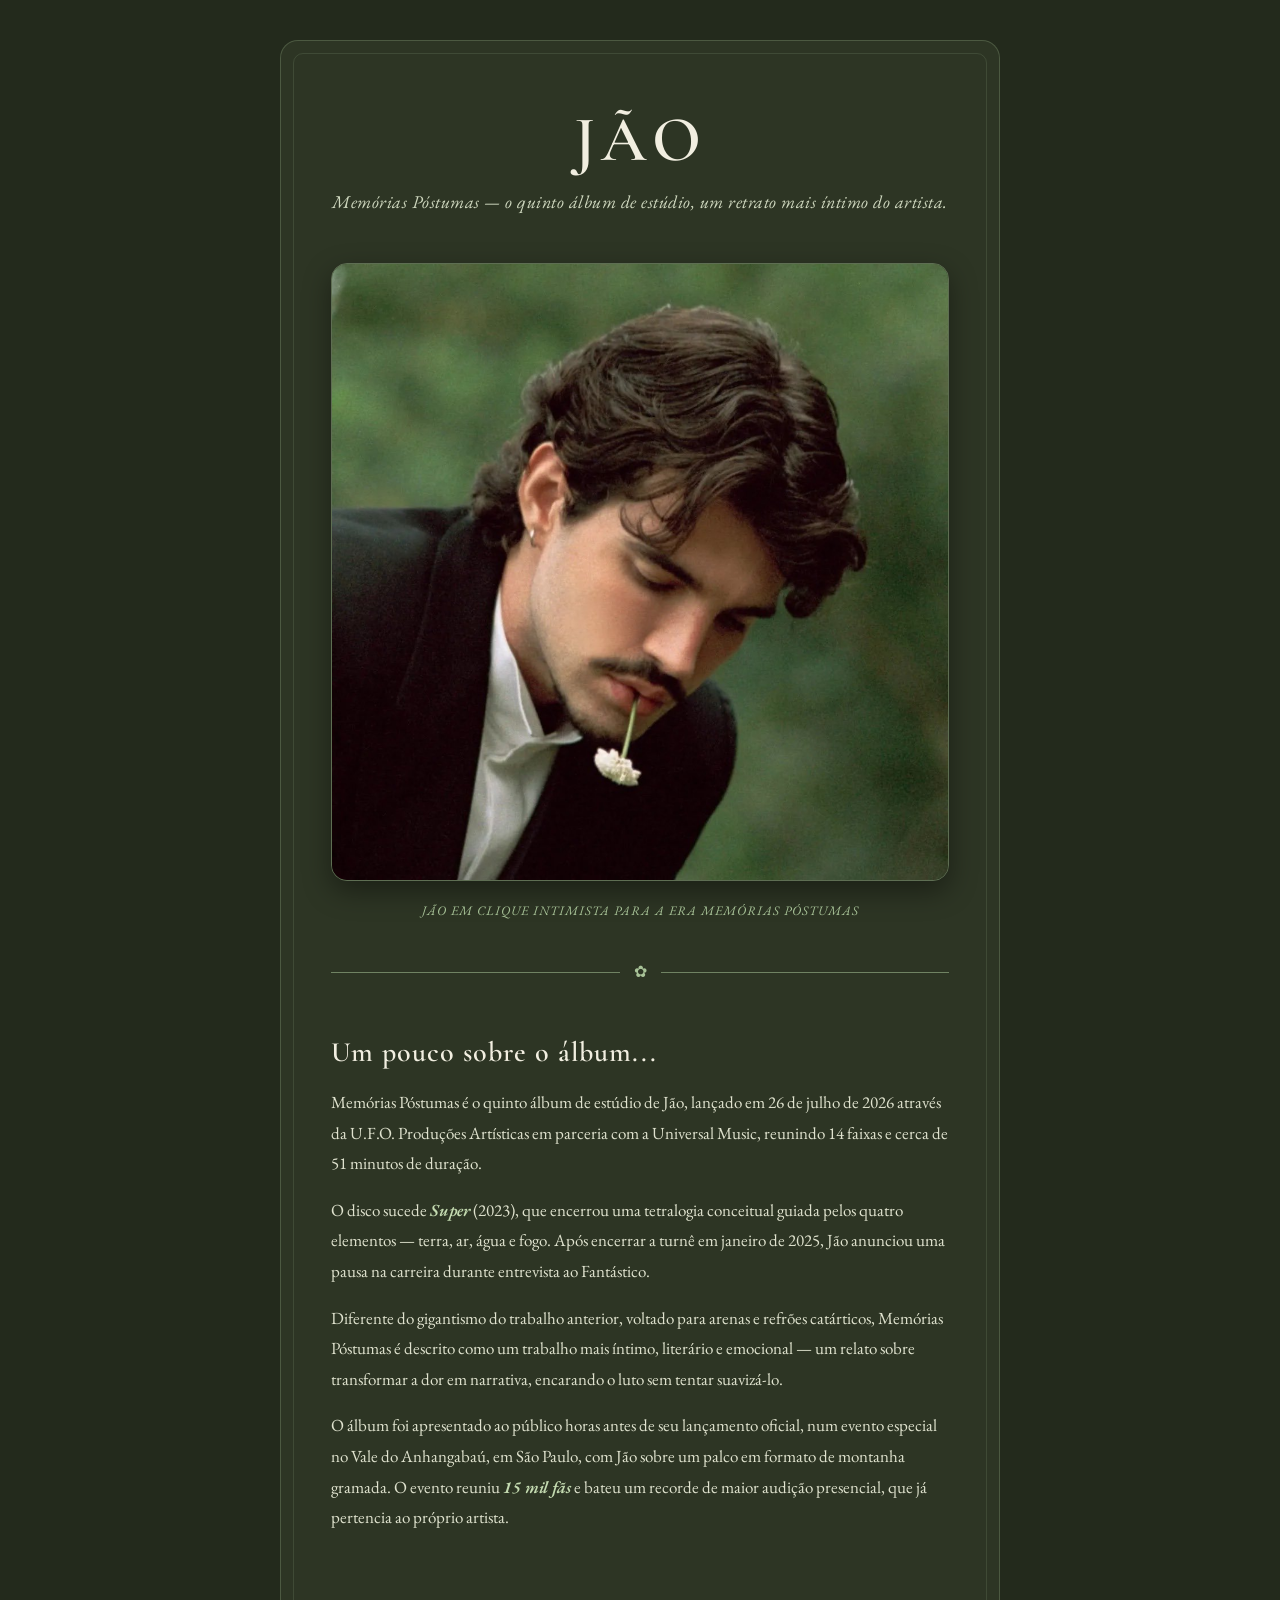
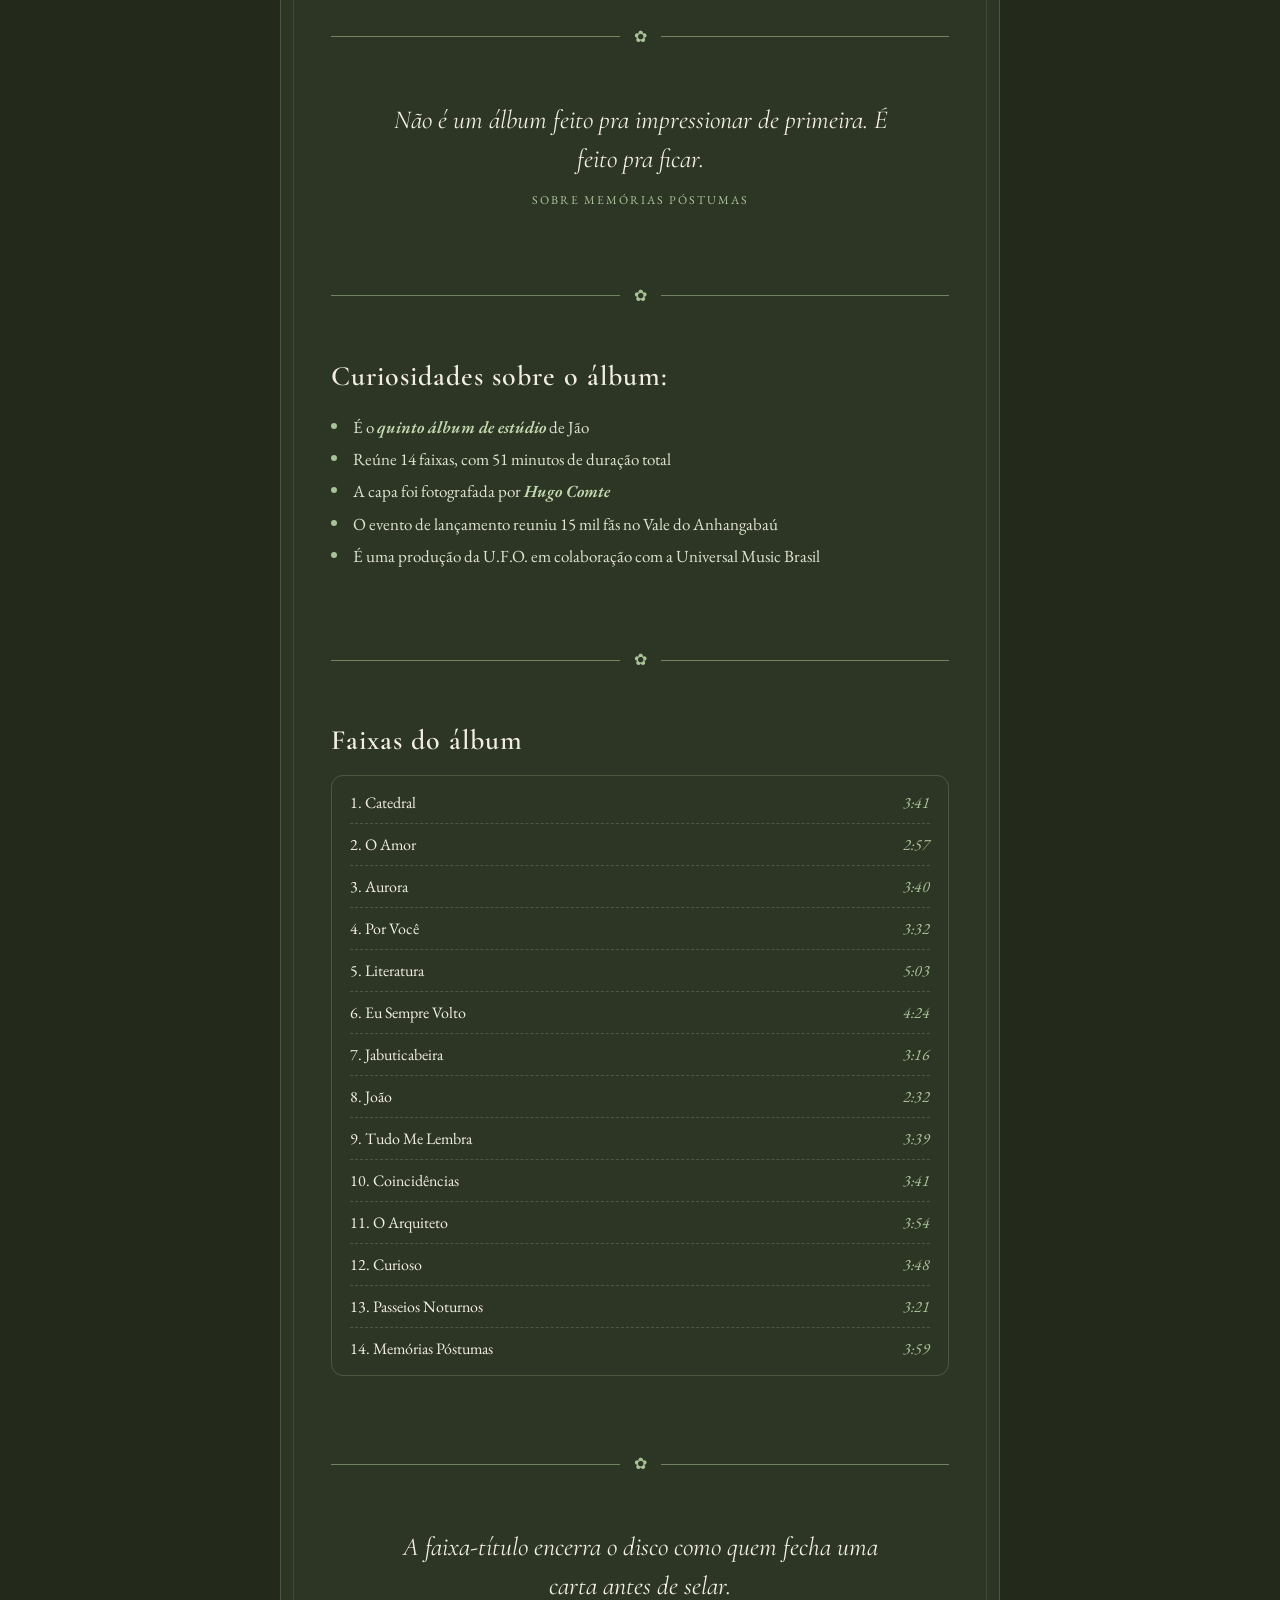
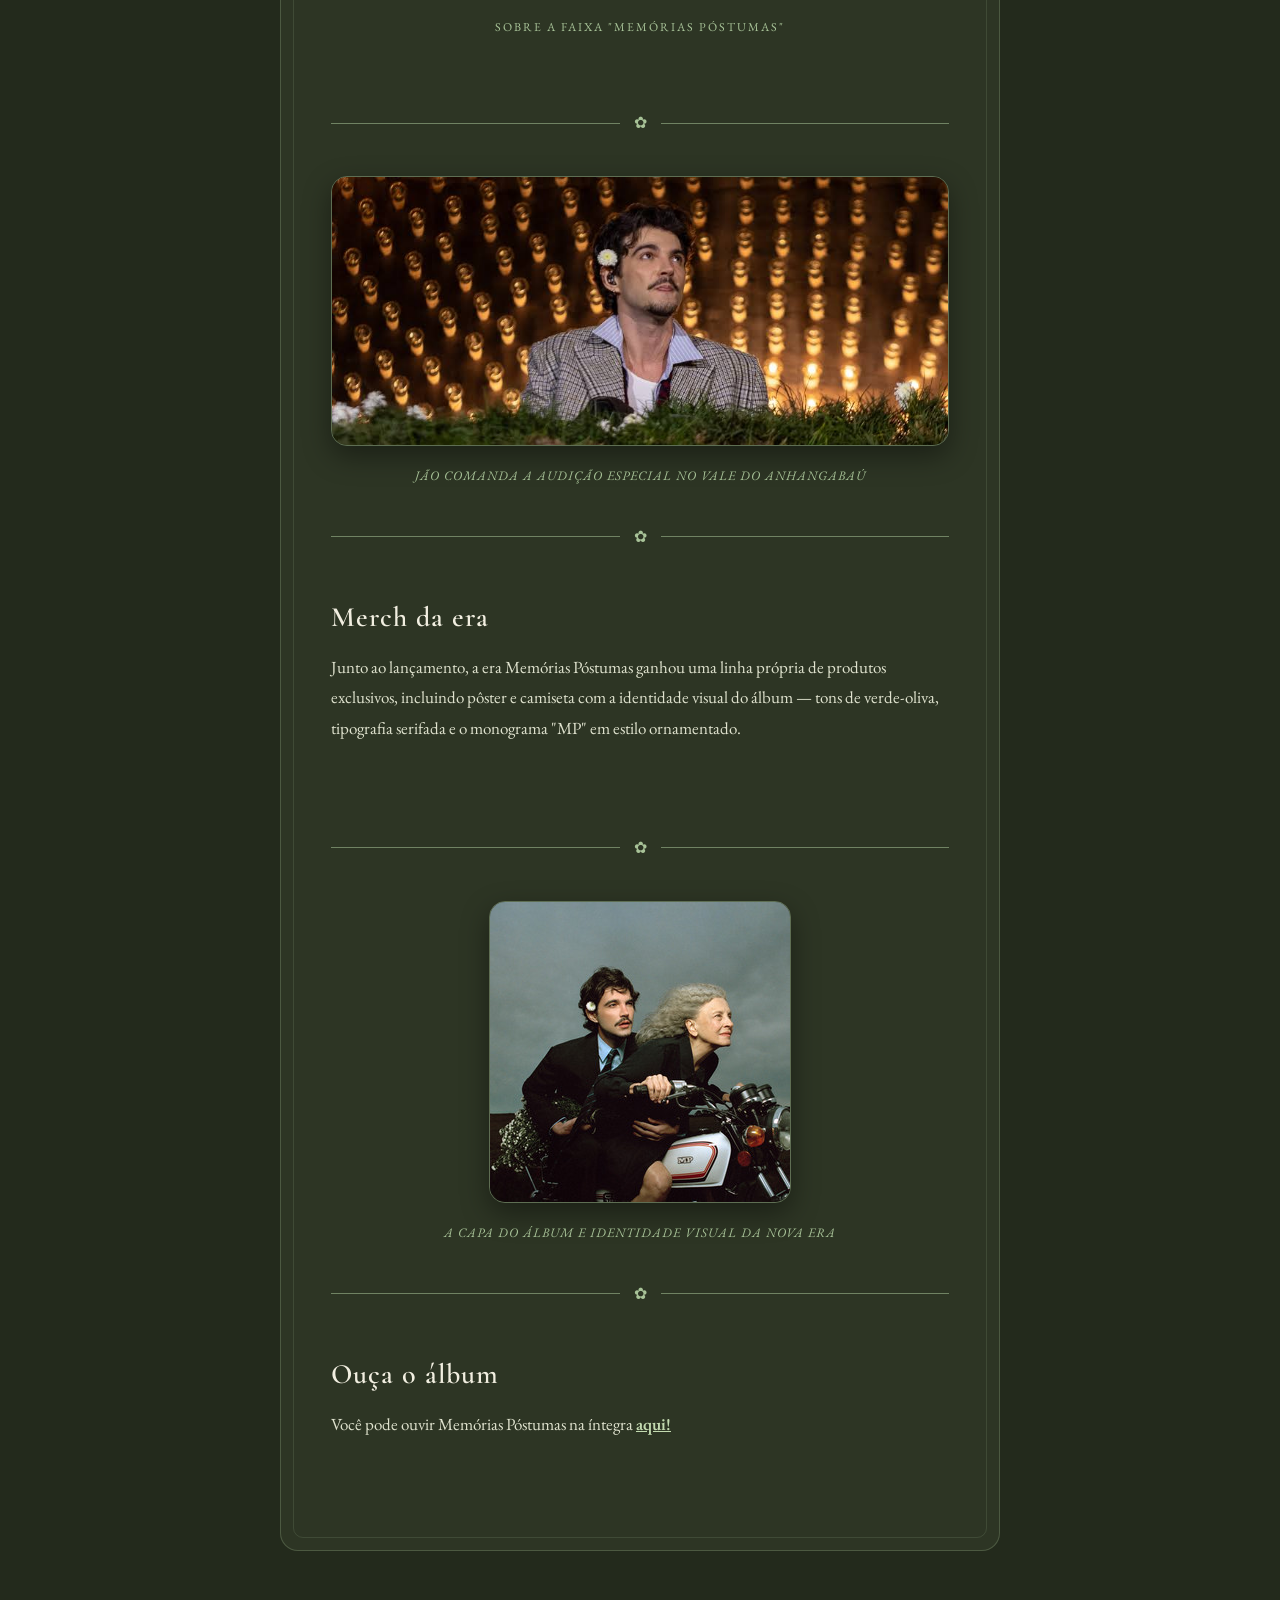
<file: jao-memorias-postumas/index.html>
<!DOCTYPE html>
<html>
	<head>
		<title>Memórias Póstumas — Jão</title>
		<meta charset="utf-8">
		<link rel="stylesheet" type="text/css" href="css/styles.css" />
	</head>
	<body>
		<div class="container">
			<!-- Cabeçalho da página -->
			<div class="cabecalho">
				<h1 class="titulo-principal">Jão</h1>
				<p class="paragrafo-principal">Memórias Póstumas — o quinto álbum de estúdio, um retrato mais íntimo do artista.</p>
			</div>
			<!-- Imagem de destaque -->
			<div class="img-destaque">
				<figure>
					<img alt="jão em retrato intimista com uma flor" src="img/jao06.jpg">
					<figcaption>Jão em clique intimista para a era Memórias Póstumas</figcaption>
				</figure>
			</div>
			<div class="divisor"><span class="linha"></span><span class="ponto">✿</span><span class="linha"></span></div>
			<!-- Biografia -->
			<div class="biografia-container">
				<h2>Um pouco sobre o álbum...</h2>
				<p>
					Memórias Póstumas é o quinto álbum de estúdio de Jão, lançado em 26 de julho de 2026 através da U.F.O. Produções Artísticas em parceria com a Universal Music, reunindo 14 faixas e cerca de 51 minutos de duração.
				</p>
				<p>
					O disco sucede <span class="destaque">Super</span> (2023), que encerrou uma tetralogia conceitual guiada pelos quatro elementos — terra, ar, água e fogo. Após encerrar a turnê em janeiro de 2025, Jão anunciou uma pausa na carreira durante entrevista ao Fantástico.
				</p>
				<p>
					Diferente do gigantismo do trabalho anterior, voltado para arenas e refrões catárticos, Memórias Póstumas é descrito como um trabalho mais íntimo, literário e emocional — um relato sobre transformar a dor em narrativa, encarando o luto sem tentar suavizá-lo.
				</p>
				<p>
					O álbum foi apresentado ao público horas antes de seu lançamento oficial, num evento especial no Vale do Anhangabaú, em São Paulo, com Jão sobre um palco em formato de montanha gramada. O evento reuniu <span class="destaque">15 mil fãs</span> e bateu um recorde de maior audição presencial, que já pertencia ao próprio artista.
				</p>
			</div>
			<div class="divisor"><span class="linha"></span><span class="ponto">✿</span><span class="linha"></span></div>
			<!-- Primeira citação -->
			<div class="frase-container">
				<blockquote>Não é um álbum feito pra impressionar de primeira. É feito pra ficar.</blockquote>
				<p>sobre Memórias Póstumas</p>
			</div>
			<div class="divisor"><span class="linha"></span><span class="ponto">✿</span><span class="linha"></span></div>
			<!-- Curiosidades -->
			<div class="curiosidades-container">
				<h2>Curiosidades sobre o álbum:</h2>
				<ul>
					<li>É o <span class="destaque">quinto álbum de estúdio</span> de Jão</li>
					<li>Reúne 14 faixas, com 51 minutos de duração total</li>
					<li>A capa foi fotografada por <span class="destaque">Hugo Comte</span></li>
					<li>O evento de lançamento reuniu 15 mil fãs no Vale do Anhangabaú</li>
					<li>É uma produção da U.F.O. em colaboração com a Universal Music Brasil</li>
				</ul>
			</div>
			<div class="divisor"><span class="linha"></span><span class="ponto">✿</span><span class="linha"></span></div>
			<!-- Faixas do álbum -->
			<div class="biografia-container">
				<h2>Faixas do álbum</h2>
				<ul class="tracklist">
					<li><span class="track-nome">1. Catedral</span><span class="track-tempo">3:41</span></li>
					<li><span class="track-nome">2. O Amor</span><span class="track-tempo">2:57</span></li>
					<li><span class="track-nome">3. Aurora</span><span class="track-tempo">3:40</span></li>
					<li><span class="track-nome">4. Por Você</span><span class="track-tempo">3:32</span></li>
					<li><span class="track-nome">5. Literatura</span><span class="track-tempo">5:03</span></li>
					<li><span class="track-nome">6. Eu Sempre Volto</span><span class="track-tempo">4:24</span></li>
					<li><span class="track-nome">7. Jabuticabeira</span><span class="track-tempo">3:16</span></li>
					<li><span class="track-nome">8. João</span><span class="track-tempo">2:32</span></li>
					<li><span class="track-nome">9. Tudo Me Lembra</span><span class="track-tempo">3:39</span></li>
					<li><span class="track-nome">10. Coincidências</span><span class="track-tempo">3:41</span></li>
					<li><span class="track-nome">11. O Arquiteto</span><span class="track-tempo">3:54</span></li>
					<li><span class="track-nome">12. Curioso</span><span class="track-tempo">3:48</span></li>
					<li><span class="track-nome">13. Passeios Noturnos</span><span class="track-tempo">3:21</span></li>
					<li><span class="track-nome">14. Memórias Póstumas</span><span class="track-tempo">3:59</span></li>
				</ul>
			</div>
			<div class="divisor"><span class="linha"></span><span class="ponto">✿</span><span class="linha"></span></div>
			<!-- Segunda citação -->
			<div class="frase-container">
				<blockquote>A faixa-título encerra o disco como quem fecha uma carta antes de selar.</blockquote>
				<p>sobre a faixa "Memórias Póstumas"</p>
			</div>
			<div class="divisor"><span class="linha"></span><span class="ponto">✿</span><span class="linha"></span></div>
			<!-- Segunda imagem de destaque -->
			<div class="img-destaque">
				<figure>
					<img alt="jão no palco em formato de montanha no vale do anhangabaú" src="img/jao01.jpg">
					<figcaption>Jão comanda a audição especial no Vale do Anhangabaú</figcaption>
				</figure>
			</div>
			<div class="divisor"><span class="linha"></span><span class="ponto">✿</span><span class="linha"></span></div>
			<!-- Merch -->
			<div class="biografia-container">
				<h2>Merch da era</h2>
				<p>
					Junto ao lançamento, a era Memórias Póstumas ganhou uma linha própria de produtos exclusivos, incluindo pôster e camiseta com a identidade visual do álbum — tons de verde-oliva, tipografia serifada e o monograma "MP" em estilo ornamentado.
				</p>
			</div>
			<div class="divisor"><span class="linha"></span><span class="ponto">✿</span><span class="linha"></span></div>
			<!-- Terceira imagem de destaque -->
			<div class="img-destaque">
				<figure>
					<img alt="monograma mp da era memórias póstumas" src="img/jao02.jpg">
					<figcaption>A capa do álbum e identidade visual da nova era</figcaption>
				</figure>
			</div>
			<div class="divisor"><span class="linha"></span><span class="ponto">✿</span><span class="linha"></span></div>
			<!-- Ouça o álbum -->
			<div class="biografia-container">
				<h2>Ouça o álbum</h2>
				<p>Você pode ouvir Memórias Póstumas na íntegra
					<a href="https://music.apple.com/us/album/mem%C3%B3rias-p%C3%B3stumas/6793667697" target="_blank">aqui!</a>
				</p>
			</div>
		</div>
	</body>
</html>
</file>
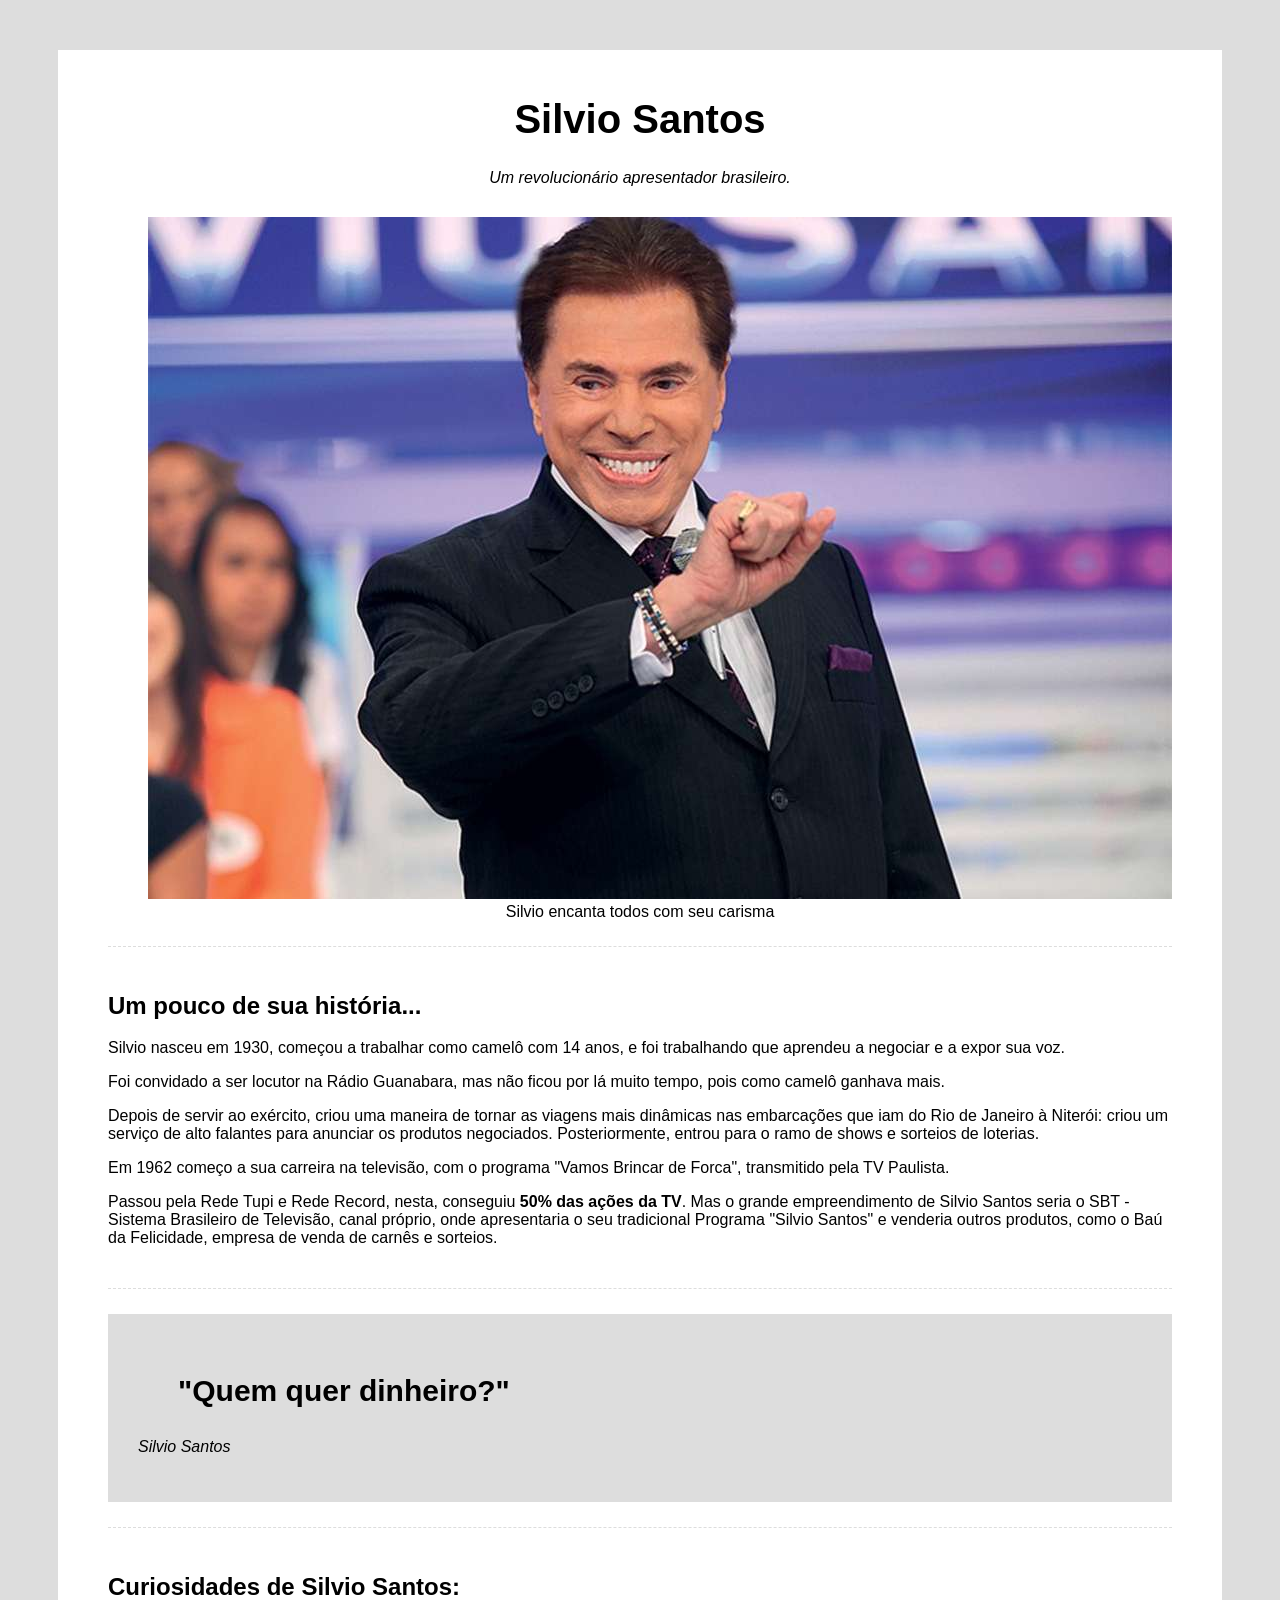
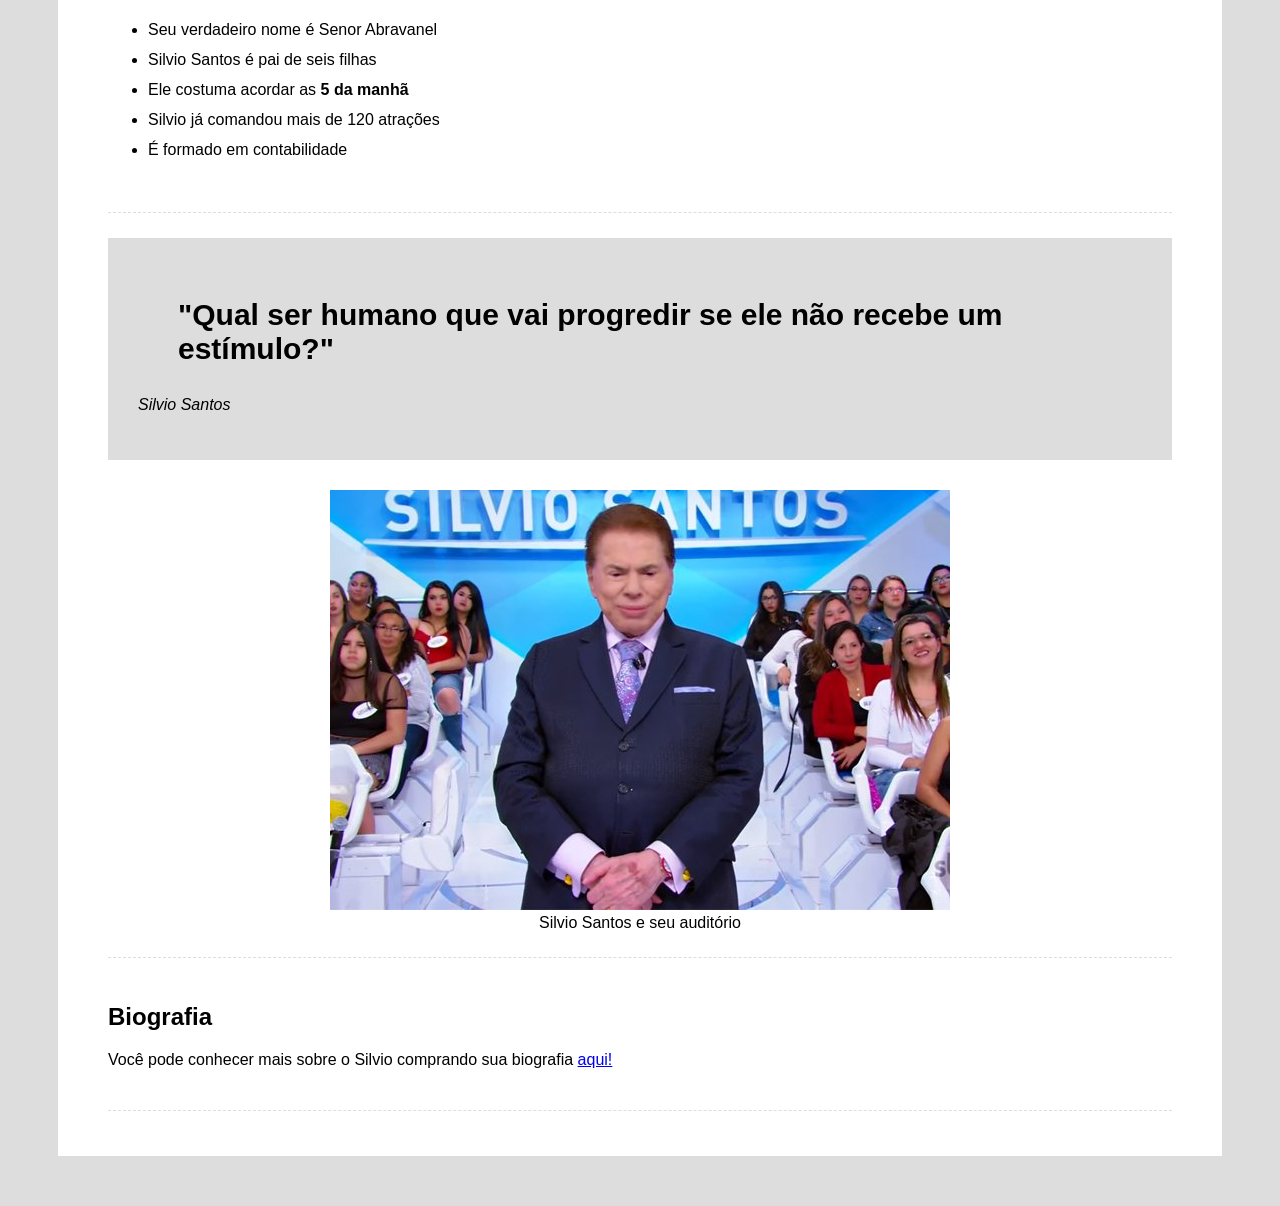
<file: 3_PROJETO_PAGINA_TRIBUTO/CONCLUIDO/index.html>
<!DOCTYPE html>
<html>
<head>
	<title>Tributo a Silvio Santos</title>
	<meta charset="utf-8">
	<link rel="stylesheet" type="text/css" href="styles.css">
</head>
<body>
	<div class="container">
		<!-- Cabeçalho da página -->
		<div class="cabecalho">
			<h1 class="titulo-principal">Silvio Santos</h1>
			<p class="paragrafo-principal">Um revolucionário apresentador brasileiro.</p>
		</div>
		<!-- Imagem de destaque -->
		<div class="img-destaque">
			<figure>
				<img alt="silvio santos rindo" src="img/silvio.jpg">
				<figcaption>Silvio encanta todos com seu carisma</figcaption>
			</figure>
		</div>
		<!-- Biografia -->
		<div class="biografia-container">
			<h2>Um pouco de sua história...</h2>
			<p>Silvio nasceu em 1930, começou a trabalhar como camelô com 14 anos, e foi trabalhando que aprendeu a negociar e a expor sua voz.</p>
			<p>Foi convidado a ser locutor na Rádio Guanabara, mas não ficou por lá muito tempo, pois como camelô ganhava mais.</p>
			<p>Depois de servir ao exército, criou uma maneira de tornar as viagens mais dinâmicas nas embarcações que iam do Rio de Janeiro à Niterói: criou um serviço de alto falantes para anunciar os produtos negociados. Posteriormente, entrou para o ramo de shows e sorteios de loterias.</p>
			<p>Em 1962 começo a sua carreira na televisão, com o programa "Vamos Brincar de Forca", transmitido pela TV Paulista.</p>
			<p>Passou pela Rede Tupi e Rede Record, nesta, conseguiu <span class="destaque">50% das ações da TV</span>. Mas o grande empreendimento de Silvio Santos seria o SBT - Sistema Brasileiro de Televisão, canal próprio, onde apresentaria o seu tradicional Programa "Silvio Santos" e venderia outros produtos, como o Baú da Felicidade, empresa de venda de carnês e sorteios.</p>
		</div>
		<!-- Primeira citação -->
		<div class="frase-container">
			<blockquote>"Quem quer dinheiro?"</blockquote>
			<p>Silvio Santos</p>
		</div>
		<!-- Curiosidades -->
		<div class="curiosidades-container">
			<h2>Curiosidades de Silvio Santos:</h2>
			<ul>
				<li>Seu verdadeiro nome é Senor Abravanel</li>
				<li>Silvio Santos é pai de seis filhas</li>
				<li>Ele costuma acordar as <span class="destaque">5 da manhã</span></li>
				<li>Silvio já comandou mais de 120 atrações</li>
				<li>É formado em contabilidade</li>
			</ul>
		</div>
		<!-- Segunda citação -->
		<div class="frase-container">
			<blockquote>"Qual ser humano que vai progredir se ele não recebe um estímulo?"</blockquote>
			<p>Silvio Santos</p>
		</div>
		<!-- Segunda imagem de destaque -->
		<div class="img-destaque">
			<figure>
				<img alt="silvio santos no palco" src="img/silvio2.jpg">
				<figcaption>Silvio Santos e seu auditório</figcaption>
			</figure>
		</div>
		<!-- Biografia -->
		<div class="biografia-container">
			<h2>Biografia</h2>
			<p>Você pode conhecer mais sobre o Silvio comprando sua biografia 
				<a href="https://www.amazon.com.br/Silvio-Santos-Biografia-Marcia-Batista/dp/8550302473?tag=goog0ef-20&smid=A1ZZFT5FULY4LN&ascsubtag=go_726685122_54292137521_242594579893_pla-396661836187_c_" target="_blank">aqui!</a>
			</p>
		</div>
	</div>
</body>
</html>
</file>
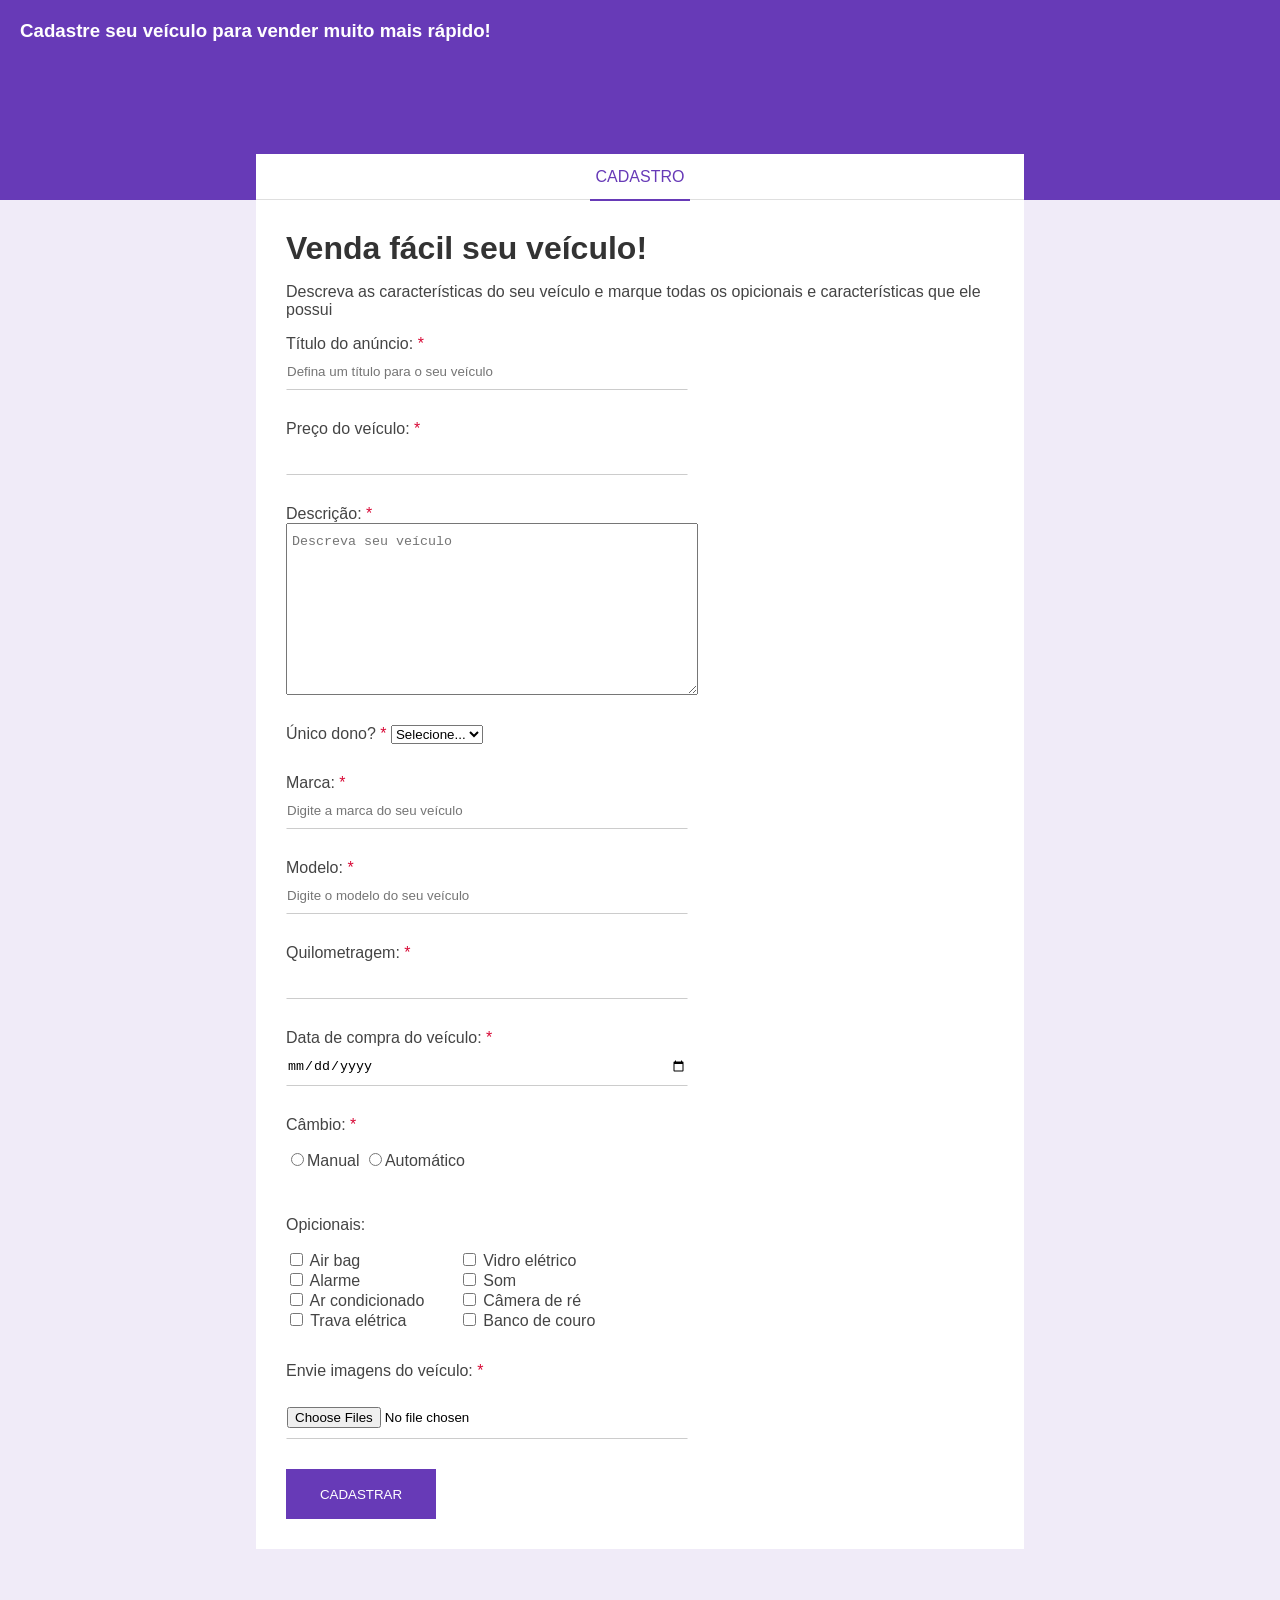
<file: 4_PROJETO_FORMULARIO/CONCLUIDO/index.html>
<!DOCTYPE html>
<html lang="en">
<head>
    <meta charset="UTF-8">
    <meta name="viewport" content="width=device-width, initial-scale=1.0">
    <meta http-equiv="X-UA-Compatible" content="ie=edge">
    <title>Cadastro de Veículos</title>
    <link rel="stylesheet" href="css/styles.css">
</head>
<body>
    <div class="container">
        <div class="header">
            <h3>Cadastre seu veículo para vender muito mais rápido!</h3>
        </div>
        <div class="form-container">
            <div class="form-header">
                <p>Cadastro</p>
            </div>
            <div class="form-body">
                <h1 class="form-title">Venda fácil seu veículo!</h1>
                <p>Descreva as características do seu veículo e marque todas os opicionais e características que ele possui</p>
                <form>
                    <div class="box-input">
                        <label for="title">Título do anúncio: <span class="required-field">*</span></label>
                        <input type="text" id="title" name="title" class="block" minlength="1" maxlength="30" required placeholder="Defina um título para o seu veículo">
                    </div>
                    <div class="box-input">
                        <label for="price">Preço do veículo: <span class="required-field">*</span></label>
                        <input type="number" id="price" name="price" class="block" required>
                    </div>
                    <div class="box-input">
                        <label for="description">Descrição: <span class="required-field">*</span></label>
                        <textarea id="description" name="description" class="block" cols="30" rows="10" required placeholder="Descreva seu veículo"></textarea>
                    </div>
                    <div class="box-input">
                        <label for="unique_owner">Único dono? <span class="required-field">*</span></label>
                        <select id="unique_owner" name="unique_owner" required>
                            <option value="">Selecione...</option>
                            <option value="1">Sim</option>
                            <option value="0">Não</option>
                        </select>
                    </div>
                    <div class="box-input">
                        <label for="brand">Marca: <span class="required-field">*</span></label>
                        <input type="text" id="brand" name="brand" class="block" required placeholder="Digite a marca do seu veículo">
                    </div>
                    <div class="box-input">
                        <label for="model">Modelo: <span class="required-field">*</span></label>
                        <input type="text" id="model" name="model" class="block" required placeholder="Digite o modelo do seu veículo">
                    </div>
                    <div class="box-input">
                        <label for="mileage">Quilometragem: <span class="required-field">*</span></label>
                        <input type="number" id="mileage" name="mileage" class="block" required>
                    </div>
                    <div class="box-input">
                        <label for="purchase_date">Data de compra do veículo: <span class="required-field">*</span></label>
                        <input type="date" id="purchase_date" name="purchase_date" class="block" required>
                    </div>
                    <div class="box-input">
                        <p>Câmbio: <span class="required-field">*</span></p>
                        <input type="radio" id="manual" name="gear"><label for="manual">Manual</label>
                        <input type="radio" id="auto" name="gear"><label for="auto">Automático</label>
                    </div>
                    <div class="optional_box">
                        <p>Opicionais:</p>
                        <ul class="optional_list">
                            <li>
                                <input type="checkbox" id="airbag" name="optional[]" value="airbag">
                                <label for="airbag">Air bag</label>
                            </li>
                            <li>
                                <input type="checkbox" id="alarm" name="optional[]" value="alarm">
                                <label for="alarm">Alarme</label>
                            </li>
                            <li>
                                <input type="checkbox" id="ac" name="optional[]" value="ac">
                                <label for="ac">Ar condicionado</label>
                            </li>
                            <li>
                                <input type="checkbox" id="eletric_lock" name="optional[]" value="eletric_lock">
                                <label for="eletric_lock">Trava elétrica</label>
                            </li>
                        </ul>
                    </div>
                    <div class="optional_box">
                        <ul class="optional_list">
                            <li>
                                <input type="checkbox" id="eletric_window" name="optional[]" value="eletric_window">
                                <label for="eletric_window">Vidro elétrico</label>
                            </li>
                            <li>
                                <input type="checkbox" id="speakers" name="optional[]" value="speakers">
                                <label for="speakers">Som</label>
                            </li>
                            <li>
                                <input type="checkbox" id="reverse_camera" name="optional[]" value="reverse_camera">
                                <label for="reverse_camera">Câmera de ré</label>
                            </li>
                            <li>
                                <input type="checkbox" id="leather_seat" name="optional[]" value="leather_seat">
                                <label for="leather_seat">Banco de couro</label>
                            </li>
                        </ul>
                    </div>
                    <div class="box-input">
                        <p>Envie imagens do veículo: <span class="required-field">*</span></p>
                        <input type="file" multiple accept="image/png, image/jpeg" id="images" name="images" required>
                    </div>
                    <input type="submit" class="btn-submit" value="Cadastrar">
                </form>
            </div>
            <div class="form-footer">

            </div>
        </div>
    </div>
</body>
</html>
</file>
<file: 3_PROJETO_PAGINA_TRIBUTO/css/styles.css>
html {
	font-family: Helvetica;
	background-color: #DDD;
}

.container {
	max-width: 1200px;
	position: relative;
	margin-left: auto;
	margin-right: auto;
	padding: 20px 50px;
	margin: 50px;
	background-color: #FFF;
}

.destaque {
	font-weight: bold;
}

/* cabecalho */

.cabecalho {
	text-align: center;
}

.titulo-principal {
	font-size: 40px;
}

.paragrafo-principal {
	font-style: italic;
}

/* corpo do site */

.img-destaque {
	text-align: center;
	margin-top: 30px;
}

/* biografia container */

.biografia-container {
	padding: 25px 0;
	margin: 25px 0;
	border-top: 1px dashed #DDD;
	border-bottom: 1px dashed #DDD;
}

/* citações */

.frase-container {
	background-color: #DDD;
	padding: 30px;
}

.frase-container blockquote {
	font-weight: 600;
	font-size: 30px;
}

.frase-container p {
	font-style: italic;
}

/* curiosidades */

.curiosidades-container {
	padding: 25px 0;
	margin: 25px 0;
	border-top: 1px dashed #DDD;
	border-bottom: 1px dashed #DDD;
}

.curiosidades-container li {
	height: 30px;
}
</file>
<file: 4_PROJETO_FORMULARIO/css/styles.css>
/* reset */
body {
	margin: 0;
	padding: 0;
	font-family: Arial, Helvetica, sans-serif;
	background-color: #F0EBF8;
}

h1, h2, h3, h4, h5 {
	color: #333;
}

p, label {
	color: #444;
}

input {
	border: 1px solid transparent;
	border-bottom: 1px solid #CCC;
	padding: 10px 0px;
}

input[type=text], input[type=number], input[type=date], input[type=file] {
	width: 400px;
}

textarea {
	padding: 10px 5px;
	width: 400px;
}

/* cabeçalho da página */
.header {
	height: 160px;
	padding: 20px;
	background-color: #673AB7;
}

.header h3 {
	color: #FFF;
	margin-top: 0;
}

/* container do formulário */
.form-container {
	background-color: #FFF;
	width: 60%;
	margin-left: auto;
	margin-right: auto;
	position: relative;
	top: -62px;
}

/* cabeçalho do formulário */
.form-header {
	border-bottom: 1px solid #DFDFDF;
	height: 45px;
}

.form-header p {
	color: #673AB7;
	border-bottom: 2px solid #673AB7;
	width: 100px;
	text-align: center;
	margin-right: auto;
	margin-left: auto;
	text-transform: uppercase;
	height: 45px;
	line-height: 45px;
}

/* corpo formulário */
.form-body {
	padding: 30px;
}

.form-title {
	margin: 0;
}

.required-field {
	color: #D80835;
}

.box-input {
	margin-bottom: 30px;
}

.block {
	display: block;
}

.optional_box {
	display: inline-block;
	margin-right: 30px;
}

.option_list {
	padding-left: 0;
}

.optional_list li {
	list-style: none;
}

.btn-submit {
	background-color: #673AB7;
	color: #FFF;
	border: 2px solid transparent;
	width: 150px;
	height: 50px;
	text-transform: uppercase;
	cursor: pointer;
	transition: .5s;
}

.btn-submit:hover {
	background-color: #FFF;
	border-color: #673AB7;
	color: #673AB7;
}
</file>
<file: 5_PROJETO_PAGINA_AGENCIA/css/styles.css>
/* general */
html {
	font-family: Helvetica, sans-serif;
}

/* header */
.banner {
	width: 100%;
	height: 600px;
	background-image: url('../img/capa2.jpg');
	background-position: center;
	position: relative;
}

.box-container {
	width: 400px;
	height: 200px;
	text-align: center;
	position: absolute;
	right: 100px;
	bottom: 250px;
}

.box-background {
	width: 100%;
	height: 100%;
	background-color: #000;
	opacity: .8;
	position: relative;
}

.box-banner-title {
	position: absolute;
	width: 100%;
	text-align: center;
	top: 0;
	color: #FFF;
	padding-top: 65px;
}

.box-banner-title h1 {
	font-size: 32px;
	margin-bottom: 25px;
}

.box-banner-title p {
	font-size: 20px;
}

.company-info-container {
	position: absolute;
	bottom: 0;
	width: 100%;
	height: 175px;
}

.company-info-background {
	width: 100%;
	height: 100%;
	background-color: #DDD;
	opacity: .9;
}

.company-info-titlebox {
	position: absolute;
	padding-left: 10%;
	top: 40px;
	width: 500px;
}

.company-info-titlebox h2, .company-info-titlebox p {
	color: #222;
}

.company-info-titlebox h2 {
	margin-bottom: 30px;
	font-size: 24px;
}

/* Serviços */

.services-container {
	max-width: 1200px;
	padding: 30px 10%;
	padding-bottom: 0;
}

.service-box {
	width: 100%;
	position: relative;
	clear: both;
	height: 150px;
	margin-bottom: 30px;
}

.service-box:last {
	margin-bottom: 0;
}

.service-title {
	width: 20%;
	height: 150px;
	background-color: #DDD;
	float: left;
	text-align: center;
	line-height: 150px;
	padding: 20px;
	box-sizing: border-box;
}

.service-title p {
	padding-top: 35px;
	color: #FFF;
	font-size: 18px;
	line-height: 24px;
}

.service-description {
	width: 80%;
	float: left;
	padding: 30px;
	box-sizing: border-box;
}

.service-description h3 {
	font-size: 20px;
	margin-bottom: 15px;
	font-weight: bold;
}

.service-description p {
	font-size: 14px;
	line-height: 22px;
}

#gerenciamento-title {
	color: #2364AA;
}

#dev-title {
	color: #3DA5D9;
}

#design-title {
	color: #73BFB8;
}

#gerenciamento-box {
	background-color: #2364AA;
}

#dev-box {
	background-color: #3DA5D9;
}

#design-box {
	background-color: #73BFB8;
}

/* Sobre a empresa */
.footer-container {
	background-image: url('../img/rodape.jpg');
	background-position: center;
}

.about-container {
	max-width: 1200px;
	padding: 30px 10%;
	position: relative;
	clear: both;
}

.about-card {
	float: left;
	width: 30%;
	padding: 30px;
	background-color: #FFF;
	text-align: center;
	box-sizing: border-box;
}

.middle-card {
	margin-left: 5%;
	margin-right: 5%;
}

.about-card i {
	font-size: 50px;
	color: #AAA;
}

.about-card p {
	margin-top: 50px;
	font-size: 14px;
	line-height: 22px;
	color: #888;
	text-align: left;
}

/* footer */
footer {
	clear: both;
	max-width: 1200px;
	height: 500px;
	padding: 30px 10%;
	position: relative;
}

.form-container {
	width: 65%;
	height: 375px;
	position: relative;
	display: block;
}

.form-background {
	width: 100%;
	height: 100%;
	background-color: #FFF;
	opacity: .5;
}

.form-container form {
	position: absolute;
	top: 30px;
	left: 30px;
	height: 300px;
}

.form-container input, .form-container textarea {
	width: 400px;
	display: block;
	border: none;
	padding: 10px;
	margin-bottom: 15px;
	border-bottom: 1px solid #AAA;
	border-radius: 0;
	background-color: transparent;
}

.form-container textarea {
	height: 120px;
}

.form-container input::placeholder, .form-container textarea::placeholder {
	font-size: 14px;
}

.form-container .submit {
	background-color: #222;
	color: #FFF;
	border: 1px solid transparent;
	width: 100px;
	position: relative;
	float: right;
	cursor: pointer;
	transition: .5s
}

.form-container .submit:hover {
	background-color: #FFF;
	color: #222;
	border: 1px solid #222;
}

.copyright {
	color: #222;
	font-size: 14px;
	font-weight: bold;
	text-align: center;
	position: absolute;
	left: 0;
	right: 0;
	bottom: 30px;
	margin-left: auto;
	margin-right: auto;
}
</file>
<file: 6_PROJETO_GOOGLE/css/styles.css>
/* Geral */

body {
  font-family: Arial, sans-serif;
  font-size: 13px;
  margin: 0;
}

/* Barra de navegação */

#navbar {
  margin-top: 20px;
}

.nav-list {
  padding: 0 25px;
}

.nav-list li {
  display: inline-block;
  list-style: none;
  padding: 5px 10px;
}

.nav-list li a {
  color: #5F6368;
  text-decoration: none;
}

.nav-list li a:hover {
  text-decoration: underline;
}

#social-bar {
  text-align: right;
}

/* Corpo do site */

#body {
  text-align: center;
}

#google-logo {
  padding-top: 7%;
  margin-bottom: 25px;
}

#input-box {
  width: 43vw; /* view width */
  height: 60px;
  position: relative;
  margin-left: auto;
  margin-right: auto;
}

#search-input {
  height: 48px;
  border-radius: 24px;
  width: 100%;
  box-sizing: border-box;
  font-size: 16px;
  padding: 0 50px;
  border: 1px solid #DFDFDF;
  box-shadow: 0px 0px 5px #DDD;
}

#search-icon, #keyboard-icon, #mic-icon {
  position: absolute;
  top: 15px;
  font-size: 18px;
}

#search-icon {
  left: 20px;
}

#keyboard-icon {
  right: 55px;
}

#mic-icon {
  right: 20px;
}

#body input[type="submit"] {
  background-color: #F2F2F2;
  border: 1px solid #F2F2F2;
  border-radius: 4px;
  color: #5F6368;
  height: 34px;
  padding: 0 16px;
  font-size: 14px;
  margin: 15px 5px;
  cursor: pointer;
}

#body input[type="submit"]:hover {
  color: #333;
  border-color: #333;
}

/* Footer - rodapé */

footer {
  position: absolute;
  display: block;
  box-sizing: border-box;
  bottom: 0;
  height: 42px;
  width: 100%;
  background-color: #F2F2F2;
  border-top: 1px solid #E4E4E4;
}

#left-bar, #right-bar {
  display: inline-block;
  margin-top: 8px;
  margin-bottom: 0;
}

#right-bar {
  position: absolute;
  right: 0;
}
</file>
<file: 8_LANDING_PAGE_MAIN/styles.css>
body {
  font-family: Arial, sans-serif;
  background: #1a1a2e;
  color: #fff;
  margin: 0;
  padding: 0;
}
.container {
  max-width: 1200px;
  margin: 0 auto;
  padding: 20px;
  display: flex;
  align-items: center;
  justify-content: space-between;
}
.logo {
  display: flex;
  align-items: center;
}
.logo img {
  width: 50px;
  height: 50px;
  margin-right: 10px;
}
.nav {
  display: flex;
  justify-content: flex-end;
}
.nav a {
  color: #a8a8a8;
  text-decoration: none;
  margin-left: 20px;
  transition: color 0.3s;
}
.nav a:hover {
  color: #fff;
}
main {
  display: flex;
  align-items: center;
  justify-content: space-between;
  padding: 50px 20px;
}
.content {
  max-width: 50%;
}
.content h1 {
  font-size: 3rem;
  color: #fff;
}
.content h1 span {
  color: #ff7b54;
}
.content p {
  font-size: 1rem;
  color: #a8a8a8;
  line-height: 1.5;
  margin-top: 20px;
}
.form-group {
  margin-top: 20px;
}
.form-group input {
  padding: 15px;
  width: calc(100% - 30px);
  margin-bottom: 15px;
  border: 2px solid #333;
  border-radius: 30px;
  background: #2e2e3a;
  color: #fff;
}
.form-group button {
  background: #ff7b54;
  color: #fff;
  padding: 15px 40px;
  border: none;
  border-radius: 30px;
  cursor: pointer;
  transition: background 0.3s;
}
.form-group button:hover {
  background: #e56b44;
}
.image-container {
  max-width: 40%;
  position: relative;
}
.image-container img {
  max-width: 100%;
  border-radius: 20px;
}
.ellipse {
  position: absolute;
  top: 20%;
  left: -20%;
  width: 300px;
  height: 300px;
  background: linear-gradient(135deg, #ff7b54, transparent);
  border-radius: 50%;
  z-index: -1;
}
</file>
<file: jao-memorias-postumas/css/styles.css>
@import url('https://fonts.googleapis.com/css2?family=Cormorant+Garamond:ital,wght@0,400;0,600;1,400&family=EB+Garamond:wght@400;600&display=swap');

* {
	box-sizing: border-box;
	margin: 0;
	padding: 0;
}

body {
	background-color: #232a1c;
	font-family: 'EB Garamond', Georgia, serif;
	color: #f1eee0;
	padding: 40px 20px 80px;
}

.container {
	max-width: 720px;
	margin: 0 auto;
	background-color: #2d3524;
	border: 1px solid rgba(168, 195, 152, 0.25);
	border-radius: 18px;
	padding: 60px 50px;
	position: relative;
}

.container::before {
	content: "";
	position: absolute;
	top: 12px;
	left: 12px;
	right: 12px;
	bottom: 12px;
	border: 1px solid rgba(168, 195, 152, 0.15);
	border-radius: 10px;
	pointer-events: none;
}

/* CABEÇALHO */

.cabecalho {
	text-align: center;
	margin-bottom: 50px;
}

.titulo-principal {
	font-family: 'Cormorant Garamond', serif;
	font-weight: 600;
	font-size: 64px;
	letter-spacing: 6px;
	text-transform: uppercase;
	color: #f1eee0;
}

.paragrafo-principal {
	font-style: italic;
	font-size: 18px;
	color: #cfd8bf;
	margin-top: 12px;
	letter-spacing: 0.5px;
}

/* DIVISOR ESTILO MAPA (linha + círculo, no lugar da borda simples) */

.divisor {
	display: flex;
	align-items: center;
	gap: 14px;
	margin: 45px 0;
}

.divisor .linha {
	flex: 1;
	height: 1px;
	background-color: #a8c398;
	opacity: 0.55;
}

.divisor .ponto {
	font-size: 16px;
	color: #a8c398;
	line-height: 1;
	display: inline-block;
}

/* IMAGENS DE DESTAQUE */

.img-destaque {
	text-align: center;
	margin: 45px 0;
}

.img-destaque img {
	max-width: 100%;
	border-radius: 16px;
	border: 1px solid rgba(168, 195, 152, 0.4);
	box-shadow: 0 10px 28px rgba(0, 0, 0, 0.4);
}

.img-destaque figcaption {
	font-style: italic;
	font-size: 13px;
	letter-spacing: 1px;
	text-transform: uppercase;
	color: #a8c398;
	margin-top: 16px;
}

/* BIOGRAFIA */

.biografia-container {
	padding: 10px 0 35px;
}

.biografia-container h2 {
	font-family: 'Cormorant Garamond', serif;
	font-weight: 600;
	font-size: 28px;
	letter-spacing: 1px;
	color: #f1eee0;
	margin-bottom: 18px;
}

.biografia-container .eyebrow {
	display: block;
	font-size: 12px;
	letter-spacing: 3px;
	text-transform: uppercase;
	color: #a8c398;
	margin-bottom: 8px;
}

.biografia-container p {
	font-size: 17px;
	line-height: 1.8;
	margin-bottom: 16px;
	color: #dfe2ce;
}

.biografia-container a {
	color: #c3dab0;
	font-weight: 600;
	text-decoration: underline;
}

.biografia-container a:hover {
	color: #a8c398;
}

.destaque {
	color: #c3dab0;
	font-weight: 600;
	font-style: italic;
}

/* CITAÇÕES */

.frase-container {
	text-align: center;
	padding: 10px 20px 35px;
}

.frase-container blockquote {
	font-family: 'Cormorant Garamond', serif;
	font-style: italic;
	font-size: 26px;
	line-height: 1.5;
	color: #f1eee0;
	max-width: 500px;
	margin: 0 auto 14px;
}

.frase-container p {
	font-size: 12px;
	letter-spacing: 2px;
	text-transform: uppercase;
	color: #a8c398;
}

/* CURIOSIDADES */

.curiosidades-container {
	padding: 10px 0 35px;
}

.curiosidades-container h2 {
	font-family: 'Cormorant Garamond', serif;
	font-weight: 600;
	font-size: 28px;
	letter-spacing: 1px;
	color: #f1eee0;
	margin-bottom: 18px;
}

.curiosidades-container ul {
	list-style: none;
}

.curiosidades-container li {
	font-size: 17px;
	line-height: 1.9;
	color: #dfe2ce;
	padding-left: 22px;
	position: relative;
}

.curiosidades-container li::before {
	content: "";
	position: absolute;
	left: 0;
	top: 12px;
	width: 6px;
	height: 6px;
	border-radius: 50%;
	background-color: #a8c398;
}

/* TRACKLIST */

.tracklist {
	list-style: none;
	border: 1px solid rgba(168, 195, 152, 0.25);
	border-radius: 12px;
	padding: 6px 18px;
}

.tracklist li {
	display: flex;
	justify-content: space-between;
	padding: 10px 0;
	border-bottom: 1px dashed rgba(168, 195, 152, 0.25);
	font-size: 16px;
}

.tracklist li:last-child {
	border-bottom: none;
}

.track-nome {
	color: #f1eee0;
}

.track-tempo {
	color: #a8c398;
	font-style: italic;
}

/* MOBILE */

@media (max-width: 600px) {

	.container {
		padding: 40px 24px;
		border-radius: 12px;
	}

	.titulo-principal {
		font-size: 42px;
		letter-spacing: 3px;
	}

	.frase-container blockquote {
		font-size: 21px;
	}

	.tracklist li {
		font-size: 14px;
	}

}
</file>
<file: 3_PROJETO_PAGINA_TRIBUTO/CONCLUIDO/styles.css>
html {
	font-family: Helvetica;
	background-color: #DDD;
}

.container {
	max-width: 1200px;
	margin-left: auto;
	margin-right: auto;
	position: relative;
	padding: 20px 50px;
	margin: 50px;
	background-color: #FFF;
}

.destaque {
	font-weight: bold;
}

/* cabeçalho */

.cabecalho {
	text-align: center;
}

.titulo-principal {
	font-size: 40px;
}

.paragrafo-principal {
	font-style: italic;
}

/* corpo do site */

.img-destaque {
	text-align: center;
	margin-top: 30px;
}

/* biografia container */

.biografia-container {
	padding: 25px 0;
	margin: 25px 0;
	border-top: 1px dashed #DDD;
	border-bottom: 1px dashed #DDD;
}

/* citações */

.frase-container {
	background-color: #DDD;
	padding: 30px;
}

.frase-container blockquote {
	font-weight: 600;
	font-size: 30px;
}

.frase-container p {
	font-style: italic;
}

/* curiosidades */

.curiosidades-container {
	padding: 25px 0;
	margin: 25px 0;
	border-top: 1px dashed #DDD;
	border-bottom: 1px dashed #DDD;
}

.curiosidades-container li {
	height: 30px;
}
</file>
<file: 4_PROJETO_FORMULARIO/CONCLUIDO/css/styles.css>
/* reset */
body {
    margin: 0;
    padding: 0;
    font-family: Arial, Helvetica, sans-serif;
    background-color: #f0ebf8;
}

h1, h2, h3, h4, h5 {
    color: #333;
}

p, label {
    color: #444;
}

input {
    border: 1px solid transparent;
    border-bottom: 1px solid #CCC;
    padding: 10px 0px;
}

input[type=text], input[type=number], input[type=date], input[type=file] {
    width: 400px;
}

textarea {
    padding: 10px 5px;
    width: 400px;
}

/* Cabeçalho da página */
.header {
    height: 160px;
    padding: 20px;
    background-color: #673ab7;
}

.header h3 {
    color: #FFF;
    margin-top: 0;
}

/* Formulário */
.form-container {
    background-color: #FFF;
    width: 60%;
    margin-left: auto;
    margin-right: auto;
    position: relative;
    top: -62px;
}

/* Cabeçalho formulário */
.form-header {
    border-bottom: 1px solid #DFDFDF;
    height: 45px;
}

.form-header p {
    color: #673ab7;
    border-bottom: 2px solid #673ab7;
    width: 100px;
    text-align: center;
    margin-left: auto;
    margin-right: auto;
    text-transform: uppercase;
    height: 45px;
    line-height: 45px;
}

/* Corpo formulário */
.form-body {
    padding: 30px;
}

.form-title {
    margin: 0;
}

.required-field {
    color: #D80835;
}

.box-input {
    margin-bottom: 30px;
}

.block {
    display: block;
}

.optional_box {
    display: inline-block;
    margin-right: 30px;
}

.optional_list {
    padding-left: 0;
}

.optional_list li {
    list-style: none;
}

.btn-submit {
    background-color: #673ab7;
    color: #FFF;
    border: 2px solid transparent;
    width: 150px;
    height: 50px;
    text-transform: uppercase;
    cursor: pointer;
    transition: .5s;
}

.btn-submit:hover {
    background-color: #FFF;
    border-color: #673ab7;
    color: #673ab7;
}
</file>
